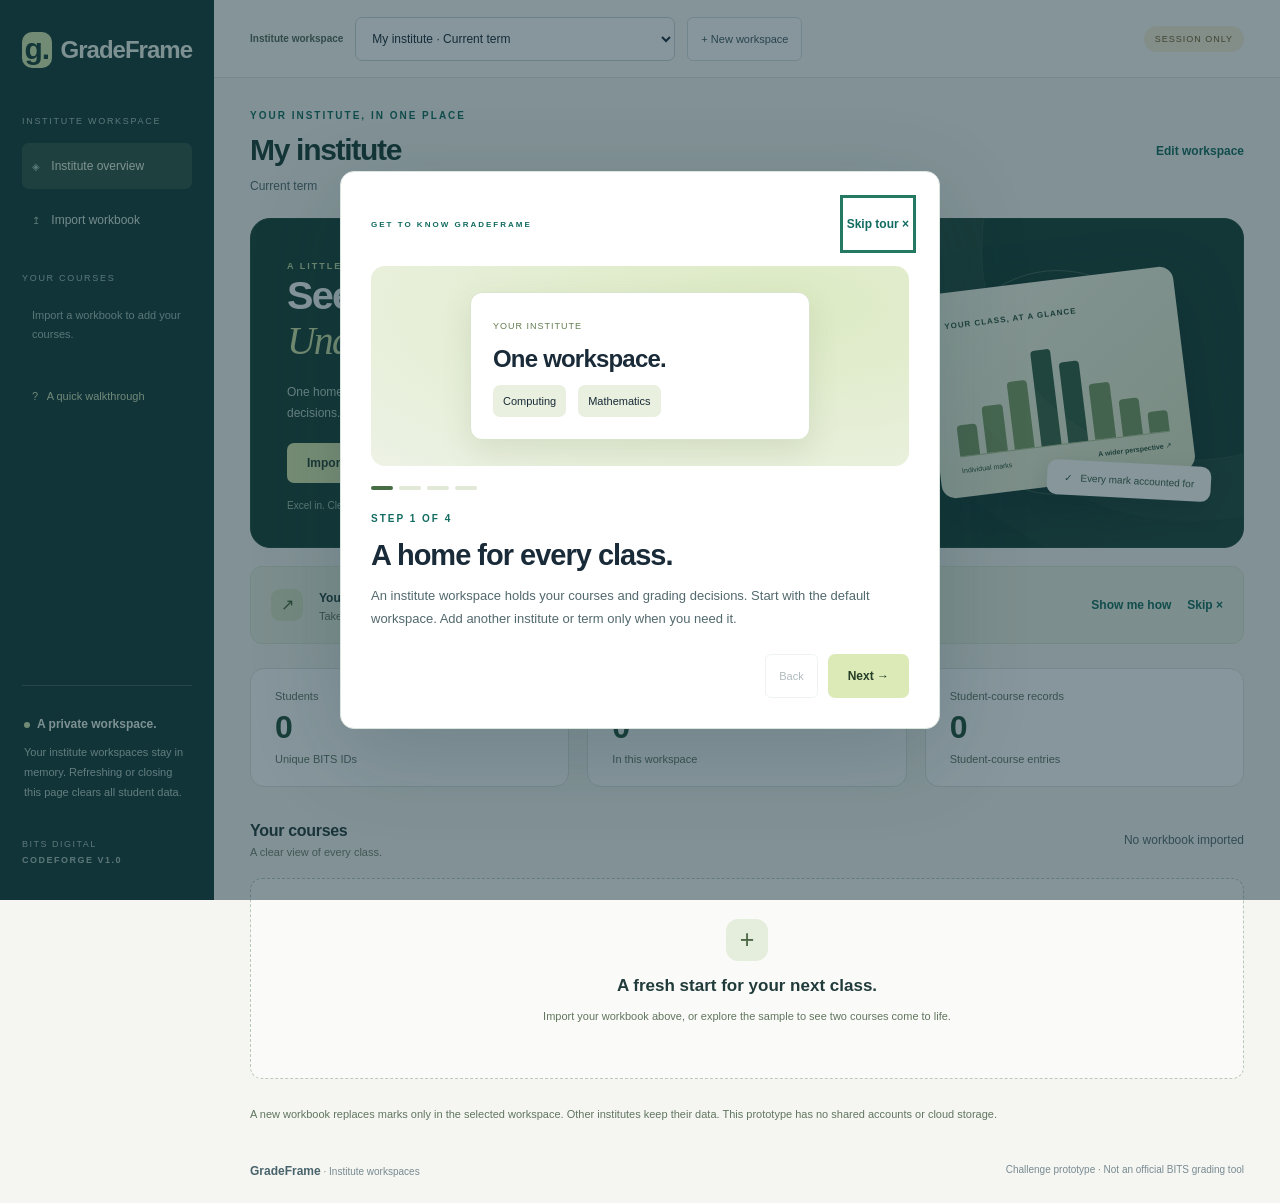
<file: index.html>
<!doctype html>
<html lang="en">
<head>
  <meta charset="utf-8"><meta name="viewport" content="width=device-width,initial-scale=1">
  <meta name="description" content="Review marks, explore grade boundaries, and export verified results. A BITS Digital CodeForge challenge project.">
  <title>GradeFrame · Institute workspaces</title>
  <link rel="stylesheet" href="styles.css"><link rel="stylesheet" href="studio.css?v=2"><link rel="stylesheet" href="motion.css?v=1"><link rel="stylesheet" href="polish.css?v=2">
  <link rel="stylesheet" href="workspaces.css?v=downloads2">
  <script defer src="vendor/xlsx.full.min.js"></script><script defer src="core.js"></script><script defer src="reports.js?v=3"></script><script defer src="workbook.js?v=1"></script><script defer src="app.js?v=downloads2"></script><script defer src="workspaces.js?v=release2"></script><script defer src="experience.js?v=3"></script>
</head>
<body>
<a class="skip" href="#workspace">Skip to workspace</a>
<aside class="rail">
  <a class="brand" href="#workspace"><span class="brand-icon" aria-hidden="true">g.</span>GradeFrame</a>
  <p class="rail-label">INSTITUTE WORKSPACE</p>
  <nav aria-label="Workspace sections"><button data-view="workspace"><span>◈</span> Institute overview</button><button data-view="import"><span>↥</span> Import workbook</button></nav><p class="rail-label course-label">YOUR COURSES</p><div id="railCourses" class="rail-courses"></div><button id="openTour" class="rail-help">? &nbsp; A quick walkthrough</button>
  <div class="rail-note"><span class="secure-dot"></span><strong>A private workspace.</strong><p>Your institute workspaces stay in memory. Refreshing or closing this page clears all student data.</p></div>
  <div class="rail-bottom">BITS DIGITAL<br><b>CODEFORGE V1.0</b></div>
</aside>
<header class="topbar"><label for="workspaceSelect" class="workspace-select-label">Institute workspace</label><select id="workspaceSelect" aria-label="Institute workspace"></select><button id="newWorkspace" class="secondary">+ New workspace</button><span class="experiment-badge">SESSION ONLY</span></header>
<main id="workspace"><p id="flowStatus" class="status" role="status"></p>
  <section class="institute-heading"><div><p class="eyebrow">YOUR INSTITUTE, IN ONE PLACE</p><h1 id="instituteTitle">My institute</h1><p id="instituteTerm" class="muted">Current term</p></div><button id="editWorkspace" class="text-button">Edit workspace</button></section>

<section id="workspaceHub" aria-label="Institute overview">
<section class="workspace-welcome"><div class="welcome-copy"><span class="eyebrow">A LITTLE CLARITY. A BETTER DECISION.</span><h2>See the class.<br><em>Understand every grade.</em></h2><p>One home for your courses, student results, and considered grading decisions.</p><div class="welcome-actions"><button id="hubImport" class="primary">Import your workbook <span aria-hidden="true">↗</span></button><button id="hubDemo" class="hero-secondary">Explore sample data →</button></div><span class="hero-footnote">Excel in. Clear decisions out. All in this session.</span></div><div class="overview-art" aria-hidden="true"><div class="art-orbit"></div><div class="art-sheet"><span>YOUR CLASS, AT A GLANCE</span><div class="art-bars"><i></i><i></i><i></i><i></i><i></i><i></i><i></i><i></i></div><div class="art-sheet-footer"><span>Individual marks</span><b>A wider perspective ↗</b></div></div><div class="art-chip">✓ &nbsp; Every mark accounted for</div></div></section>
<section id="firstSteps" class="first-steps"><div><span class="onboarding-icon">↗</span><div><strong>Your first session, made simple.</strong><p>Take a short tour of importing, reviewing, and exporting.</p></div></div><div><button id="startTour" class="text-button">Show me how</button><button id="dismissSteps" class="text-button" aria-label="Dismiss introduction">Skip ×</button></div></section>
<div class="hub-metrics"><article><span>Students</span><strong id="instituteStudents">0</strong><small>Unique BITS IDs</small></article><article><span>Courses</span><strong id="instituteCourses">0</strong><small>In this workspace</small></article><article><span>Student-course records</span><strong id="instituteRecords">0</strong><small>Student-course entries</small></article></div>
<div class="section-heading"><h2>Your courses<span class="heading-sub">A clear view of every class.</span></h2><span id="workspaceSource" class="muted">No workbook imported</span></div><div id="courseCards" class="course-cards"></div>
<p class="workspace-notice">A new workbook replaces marks only in the selected workspace. Other institutes keep their data. This prototype has no shared accounts or cloud storage.</p></section>
<section id="importView" hidden><button class="text-button" data-view="workspace">← Institute overview</button>  <section id="setup" class="setup card" aria-labelledby="setupTitle">
    <div class="section-heading"><div><span class="step">01</span><h2 id="setupTitle">Import student marks</h2></div><button id="demo" class="text-button">Load sample marks <span aria-hidden="true">↗</span></button></div>
    <p class="import-lede">Import one workbook for this institute. Each course becomes a workspace you can review independently.</p><div class="import-contract"><span><b>01</b> BITS ID</span><span><b>02</b> Course</span><span><b>03</b> Total Marks</span></div><div class="setup-grid">

      <div><label for="file">Marks workbook</label><input id="file" type="file" accept=".xlsx,.xls" aria-describedby="fileHelp"></div>

    </div>
    <div class="setup-footer"><p id="fileHelp">Excel · First worksheet · Whole marks from 0–100 · Up to 5 MB / 10,000 rows</p><button id="template" class="text-button">Download import template (.xlsx) ↓</button></div>
    <details class="guidance"><summary>Spreadsheet format & privacy</summary><p>Use exactly three columns: <strong>BITS ID</strong>, <strong>Course</strong>, <strong>Total Marks</strong>. Keep student IDs as text to preserve leading zeros. Exclude students receiving NC. Fractional marks are rejected; apply your course’s rounding policy before uploading. Formula cells are not accepted.</p><p>Only the first worksheet is read. Files are processed locally and are not stored after you close or refresh this page. A valid replacement workbook resets grading decisions only in this institute workspace.</p></details>
    <p id="uploadStatus" role="status" class="status"></p><div id="uploadErrors" role="alert" class="error-box" hidden></div><button id="downloadIssues" class="secondary" hidden>Download error report</button>
  </section>
<button id="importContinue" class="primary" data-view="students">Continue to students →</button></section><div id="courseStudio" hidden><div class="course-breadcrumb"><button data-view="workspace">← All courses</button><span id="courseInstitute"></span></div><div class="course-context">      <div><label for="course">Course</label><select id="course" disabled><option value="">Upload a workbook to begin</option></select></div></div>
  <nav class="workflow" aria-label="Grading workflow">
    <a href="#setup"><span aria-hidden="true">01</span><div><strong>Import</strong><small>Check your workbook</small></div></a>
    <a href="#boundaries"><span aria-hidden="true">02</span><div><strong>Explore</strong><small>Review grade boundaries</small></div></a>
    <a href="#review"><span aria-hidden="true">03</span><div><strong>Review & export</strong><small>Check every result</small></div></a>
  </nav>
  <aside class="next-step" aria-label="Workspace guidance"><div><strong id="nextTitle">Start with a workbook, or try the sample.</strong><p id="nextHint">Explore with synthetic marks before importing your own. Nothing leaves your browser.</p></div><a id="nextAction" href="#setup">Start here <span aria-hidden="true">↗</span></a></aside>
  <section id="overview" class="workspace-title"><div><p class="eyebrow">CLASS OVERVIEW</p><h2 id="courseTitle">Your grading workspace</h2></div><div class="session-meta"><span id="dataBadge" class="badge">No workbook loaded</span><span id="timer" aria-label="Session elapsed time">00:00</span></div></section>
<nav class="workspace-tabs" aria-label="Course views"><button data-view="students"><span>01</span> Students</button><button data-view="analysis"><span>02</span> Analysis</button><button data-view="decision"><span>03</span> Review &amp; export</button></nav><div class="course-next"><span id="courseStepHint"></span><button id="courseNext" class="text-button"></button></div>  <section class="stats" aria-label="Course statistics">
    <div class="stat card"><span>Students</span><strong id="count">0</strong><small>in this course</small></div>
    <div class="stat card"><span>Mean mark</span><strong id="mean">—</strong><small>out of 100</small></div>
    <div class="stat card"><span>Median mark</span><strong id="median">—</strong><small>middle of the class</small></div>
    <div class="stat card"><span>Mark range</span><strong id="range">—</strong><small><span id="minimum">Min —</span><span class="dot">·</span><span id="maximum">Max —</span></small></div>
  </section>
  <div class="analysis-grid">
    <section class="card distribution"><div class="section-heading"><div><span class="step">02</span><h2>Marks distribution</h2></div><span class="tiny">STUDENT COUNT</span></div><div id="histogram" class="histogram" aria-label="Marks distribution"></div><div class="chart-footer"><span>Marks out of 100</span><span id="spread">Standard deviation —</span></div><div class="distribution-heading"><h3>Grade distribution</h3><span class="muted">Current boundaries</span></div><div id="gradeSummary" class="grade-summary"></div></section>
    <section id="boundaries" class="card boundaries"><div class="section-heading"><div><span class="step">03</span><h2>Grade boundaries</h2></div><button id="reset" class="text-button" disabled>Reset</button></div><p class="muted boundary-help">Change a minimum; the adjacent maximum follows. Every mark must belong to exactly one grade.</p><div class="band-head"><span>Grade</span><span>Minimum</span><span>Maximum</span><span>Students</span></div><div id="bands"></div><p id="rangeError" role="alert" class="range-error"></p><div class="band-footer"><span id="coverage">Upload marks to start</span><button id="undo" class="text-button" disabled>Undo change</button></div></section>
  </div>
  <section id="comparison" class="card comparison" aria-labelledby="comparisonTitle">
    <div class="section-heading"><div><span class="step">04</span><h2 id="comparisonTitle">Compare grading scenarios</h2></div><span class="badge">SCENARIO COMPARISON</span></div>
    <p class="section-description">Save a set of boundaries, then explore another. Your comparison stays within this course and session.</p>
    <div class="scenario-grid">
      <div class="scenario-card"><span class="scenario-kicker">COMPARISON SCENARIO</span><label for="baselineSelect">Compare against</label><select id="baselineSelect"><option value="defaults">Default boundaries</option></select><p id="baselineDescription">The challenge's original grade ranges.</p><button id="applyBaseline" class="text-button" disabled>Apply these boundaries ↗</button></div>
      <div class="scenario-card draft"><span class="scenario-kicker">CURRENT GRADE BOUNDARIES</span><label for="scenarioName">Scenario name</label><div class="save-row"><input id="scenarioName" maxlength="50" placeholder="e.g. Faculty review"><button id="saveScenario" class="secondary" disabled>Save scenario</button></div><p>Save up to five grading scenarios per course. Change the boundaries above to explore a new draft.</p></div>
    </div>
    <p id="scenarioStatus" role="status" class="status"></p>
    <div class="movement-grid" aria-label="Grade movement"><div><span class="move-icon">↑</span><strong id="higherCount">—</strong><span>Higher grade</span></div><div><span class="move-icon">↓</span><strong id="lowerCount">—</strong><span>Lower grade</span></div><div><span class="move-icon">＝</span><strong id="sameCount">—</strong><span>Unchanged</span></div></div>
    <div class="comparison-heading"><h3>Grade distribution comparison</h3><span><i class="legend-dot baseline-dot"></i>Baseline <i class="legend-dot draft-dot"></i>Draft</span></div>
    <div id="comparisonChart" class="comparison-chart" aria-label="Grade counts for baseline and current draft"></div>
    <div class="impact"><div><span class="impact-icon" aria-hidden="true">↗</span><div><h3>Students affected by boundary changes</h3><p id="impactText">Changes to grade boundaries will appear here.</p></div></div><label class="check"><input id="changedOnly" type="checkbox" disabled> Show affected students</label></div>
  </section>
  <section id="review" class="card results"><div class="section-heading"><div><span class="step">05</span><h2>Student results</h2></div><span id="resultCount" class="muted">0 students</span></div><div class="table-controls"><input id="search" type="search" placeholder="Search by BITS ID" aria-label="Search by BITS ID"><select id="gradeFilter" aria-label="Filter by grade"><option value="">All grades</option></select><select id="sort" aria-label="Sort results"><option value="id">BITS ID ↑</option><option value="high">Marks: high to low</option><option value="low">Marks: low to high</option></select></div><div class="boundary-tools"><label class="check"><input id="nearOnly" type="checkbox" disabled> Near a grade boundary</label><label for="tolerance">Distance from boundary</label><select id="tolerance"><option value="1">1 mark</option><option value="2" selected>2 marks</option></select><p id="nearCount">Load a course to review boundary cases.</p><button id="clearFilters" class="text-button">Clear filters</button></div><div class="table-scroll" tabindex="0" aria-label="Student results table; scroll horizontally on small screens"><table><thead><tr><th scope="col">BITS ID</th><th scope="col">Course</th><th scope="col">Total marks</th><th scope="col" id="baselineColumn">Baseline grade</th><th scope="col">Assigned grade</th><th scope="col">Change</th><th scope="col">Nearest grade boundary</th></tr></thead><tbody id="studentRows"></tbody></table></div><div class="pagination"><span id="pageInfo">No results yet</span><div><button id="previous" class="secondary" disabled>Previous</button><button id="next" class="secondary" disabled>Next</button></div></div></section>
  <section id="decisionIdentity" class="card decision-identity"><div><p class="eyebrow">THE FINAL CHECK</p><h2>Instructor details</h2><p>Review your course, record your reasoning, and prepare the results.</p></div>      <div><label for="instructor">Instructor name <span class="muted">Required for export</span></label><input id="instructor" placeholder="Enter your name" autocomplete="name" maxlength="120"></div></section><section class="card decision-notes"><div><h2>Grading decision notes</h2><p>Explain why you chose these boundaries. Notes are included in the grading report.</p></div><label for="decisionNotes">Decision notes <span class="muted">Optional · saved within this session</span></label><textarea id="decisionNotes" maxlength="2000" rows="3" placeholder="What informed your grading decision?"></textarea></section>
  <section class="export-bar"><div><strong id="exportTitle">Download course results</strong><p id="exportHint">Upload marks and enter an instructor name to prepare your export.</p></div><div class="export-actions"><div class="download-choice"><button id="export" class="primary" disabled aria-describedby="resultsDownloadHelp">Review &amp; download results →</button><p id="resultsDownloadHelp">Choose Excel (.xlsx) with column filters, or CSV for data transfer.</p></div><div class="download-choice"><button id="report" class="report-button" disabled aria-describedby="reportDownloadHelp">Download grading report (.html)</button><p id="reportDownloadHelp">Includes grade comparisons and notes. Open in a browser and print or save as PDF.</p></div></div></section><p id="exportStatus" role="status" class="status"></p>
  </div><footer><span><strong>GradeFrame</strong> · Institute workspaces</span><span>Challenge prototype · Not an official BITS grading tool</span></footer>
</main>
<dialog id="exportDialog" aria-labelledby="exportDialogTitle"><h2 id="exportDialogTitle">Review and download results</h2><p id="exportDetails"></p><p>Both formats include every student in this course, regardless of on-screen filters. Choose Excel for spreadsheet review or CSV for importing into another system.</p><div id="exportBands" class="dialog-bands"></div><div class="download-formats"><article><h3>Excel workbook</h3><p id="excelHelp">Filter and sort using the column-header arrows. Includes readable column widths, text student IDs, assigned grades, comparison grades, and a grading-details sheet. Results are saved values.</p><button id="confirmExcel" class="primary" aria-describedby="excelHelp">Download Excel (.xlsx)</button></article><article><h3>CSV file</h3><p id="csvHelp">A simple results table for importing into another system. CSV does not retain spreadsheet filters, styling, or multiple sheets.</p><button id="confirmExport" class="secondary" aria-describedby="csvHelp">Download CSV (.csv)</button></article></div><div class="dialog-actions"><button id="cancelExport" class="secondary">Back to review</button></div></dialog>
<dialog id="workspaceDialog" aria-labelledby="workspaceDialogTitle"><form id="workspaceForm"><p class="eyebrow">INSTITUTE WORKSPACE</p><h2 id="workspaceDialogTitle">Create a workspace</h2><p>Keep an institute's courses and grading decisions together for this session.</p><label for="workspaceName">Institute name</label><input id="workspaceName" required maxlength="80" placeholder="e.g. North Campus Institute"><label for="workspaceTerm">Term or cohort</label><input id="workspaceTerm" maxlength="60" placeholder="e.g. Semester 1 · 2026"><p id="workspaceError" role="alert" class="range-error"></p><div class="dialog-actions"><button id="cancelWorkspace" type="button" class="secondary">Cancel</button><button type="submit" class="primary">Save workspace</button></div></form></dialog>
<dialog id="workspaceTour" aria-labelledby="tourTitle"><div class="tour-top"><span class="eyebrow">GET TO KNOW GRADEFRAME</span><button id="skipTour" class="text-button">Skip tour ×</button></div><div id="tourVisual" class="tour-visual" aria-hidden="true"></div><div id="tourDots" class="tour-dots" aria-hidden="true"></div><p id="tourProgress" class="eyebrow"></p><h2 id="tourTitle"></h2><p id="tourDescription"></p><div class="dialog-actions"><button id="tourBack" class="secondary">Back</button><button id="tourNext" class="primary">Next →</button></div></dialog><noscript>This grading console needs JavaScript enabled.</noscript>
</body></html>
</file>
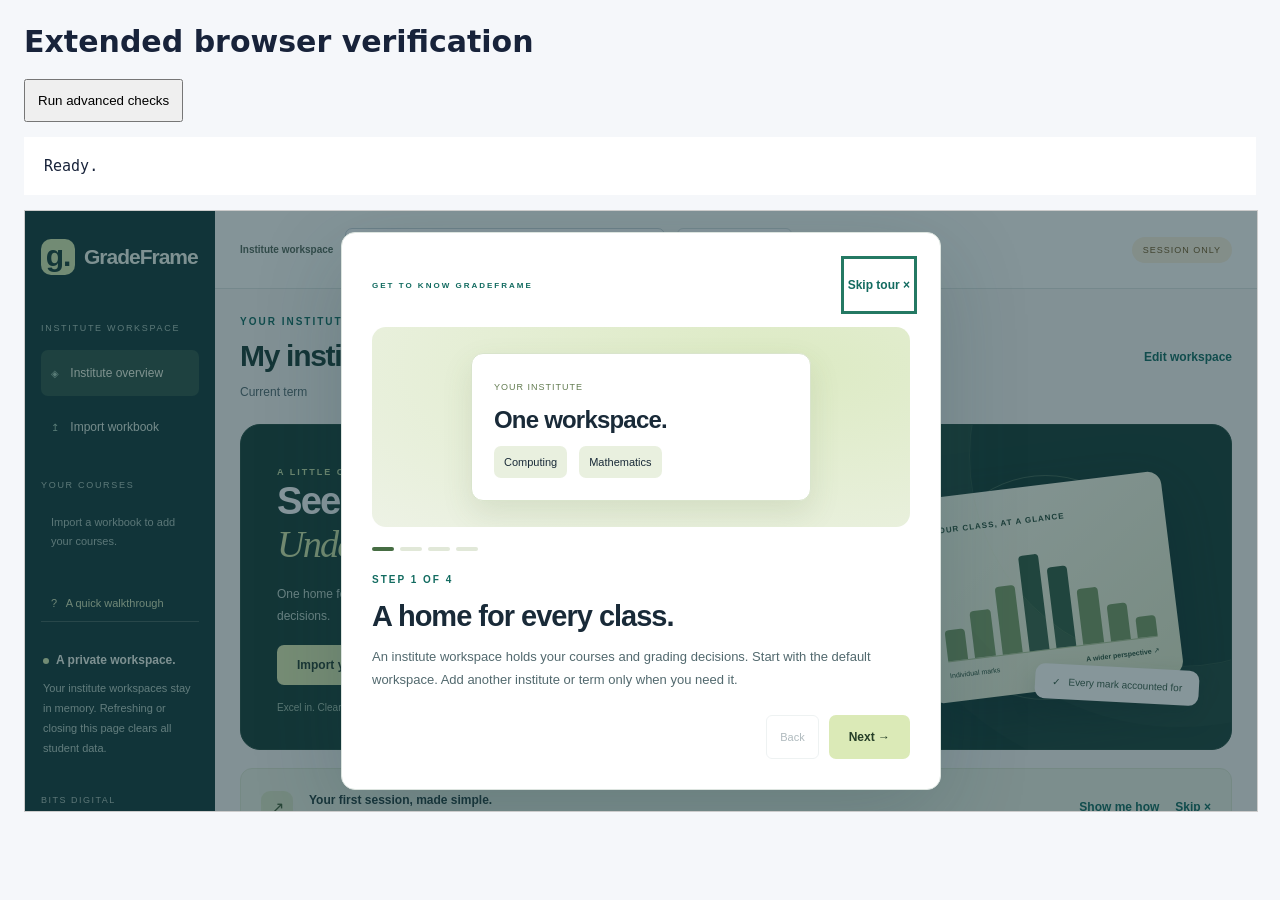
<file: tests/advanced-checks.html>
<!doctype html><html lang="en"><meta charset="utf-8"><title>GradeFrame extended browser checks</title>
<style>body{font:15px system-ui;margin:24px;background:#f5f7fa;color:#18233a}button{padding:12px}pre{white-space:pre-wrap;padding:20px;background:white}iframe{width:100%;height:600px;border:1px solid #ccc}</style>
<h1>Extended browser verification</h1><button id="run">Run advanced checks</button><pre id="results">Ready.</pre><iframe id="app" src="../index.html"></iframe>
<script>
document.querySelector('#run').onclick=async()=>{
 const out=document.querySelector('#results');out.textContent='';let passed=0,failed=0;
 const w=document.querySelector('#app').contentWindow,d=w.document;
 const check=(name,condition)=>{out.textContent+=`${condition?'PASS':'FAIL'} ${name}\n`;condition?passed++:failed++;};
 const change=(id,value)=>{d.getElementById(id).value=value;d.getElementById(id).dispatchEvent(new w.Event('change'));};
 const input=(id,value)=>{d.getElementById(id).value=value;d.getElementById(id).dispatchEvent(new w.Event('input'));};
 const head=['BITS ID','Course','Total Marks'];
 const base=[head,['001','A',0],['002','A',78],['003','A',80],['004','A',82],['005','A',100],['006','B',50]];
 const makeFile=(matrix,name='fixture.xlsx',type='xlsx',modify)=>{const wb=w.XLSX.utils.book_new(),sheet=w.XLSX.utils.aoa_to_sheet(matrix);if(modify)modify(sheet);w.XLSX.utils.book_append_sheet(wb,sheet,'Marks');return new w.File([w.XLSX.write(wb,{type:'array',bookType:type})],name);};
 let originalCreate=w.URL.createObjectURL,originalClick=w.HTMLAnchorElement.prototype.click,lastBlob;
 try{
 await w.importFile(makeFile(base));input('instructor','Tester');
 input('scenarioName','Original plan');d.getElementById('saveScenario').click();
 check('Named snapshot is selected as baseline',d.getElementById('baselineSelect').selectedOptions[0].textContent==='Original plan');
 input('band-0-0','85');check('Live edit compares with immutable saved baseline',d.getElementById('lowerCount').textContent==='2'&&d.getElementById('sameCount').textContent==='3');
 input('scenarioName','Stricter A');d.getElementById('saveScenario').click();check('Second snapshot captured independently',d.getElementById('sameCount').textContent==='5');
 change('baselineSelect','snapshot-1');check('Switching baseline does not overwrite draft',d.getElementById('band-0-0').value==='85'&&d.getElementById('lowerCount').textContent==='2');
 input('decisionNotes','Reviewed assessment coverage.');change('course','B');check('Other course has independent snapshots',d.getElementById('baselineSelect').options.length===1);
 change('course','A');check('Course returns to saved comparison and notes',d.getElementById('baselineSelect').value==='snapshot-1'&&d.getElementById('decisionNotes').value==='Reviewed assessment coverage.');
 d.getElementById('applyBaseline').click();check('Apply baseline restores current boundaries',d.getElementById('band-0-0').value==='80');
 d.getElementById('undo').click();check('Applying baseline can be undone',d.getElementById('band-0-0').value==='85');
 input('band-0-0','');change('course','B');change('course','A');check('Unfinished invalid edit survives course switching and blocks export',d.getElementById('band-0-0').value===''&&d.getElementById('export').disabled);
 d.getElementById('reset').click();d.getElementById('nearOnly').checked=true;change('tolerance','2');check('Boundary review finds both sides of 80',d.getElementById('resultCount').textContent==='3 of 5 students');
 change('tolerance','1');check('Narrowing boundary tolerance updates results',d.getElementById('resultCount').textContent==='1 of 5 students');
 d.getElementById('clearFilters').click();check('Clear filters restores full course',d.getElementById('resultCount').textContent==='5 of 5 students');
 input('scenarioName','Original plan');d.getElementById('saveScenario').click();check('Duplicate snapshot name is rejected',d.getElementById('scenarioStatus').textContent.includes('already used'));
 for(let i=0;i<3;i++){input('scenarioName','Plan '+i);d.getElementById('saveScenario').click();}check('Snapshot limit is enforced',d.getElementById('saveScenario').disabled&&d.getElementById('baselineSelect').options.length===6);
 w.URL.createObjectURL=blob=>{lastBlob=blob;return originalCreate.call(w.URL,blob);};w.HTMLAnchorElement.prototype.click=function(){};
 input('search','001');d.getElementById('report').click();let report=await lastBlob.text();check('Grading report includes notes and full course despite filters',report.includes('Reviewed assessment coverage.')&&report.includes('005')&&report.includes('Scenario comparison'));
 await w.importFile(makeFile([head,['ID','A','bad'],['ID2','A',101]]));check('Invalid upload review displays row numbers and original values',d.getElementById('uploadErrors').textContent.includes('bad')&&d.getElementById('uploadErrors').textContent.includes('101'));
 d.getElementById('downloadIssues').click();check('Error CSV contains both bad records', (await lastBlob.text()).includes('ID2 | A | 101'));
 check('Failed replacement retains valid course and snapshots',d.getElementById('count').textContent==='5'&&d.getElementById('baselineSelect').options.length===6);
 await w.importFile(makeFile(base,'legacy.xls','biff8'));check('Legacy XLS reads correctly',d.getElementById('count').textContent==='5'&&d.getElementById('uploadStatus').textContent.includes('legacy.xls'));
 check('Successful replacement clears previous scenarios',d.getElementById('baselineSelect').options.length===1);
 await w.importFile(makeFile(base,'formula.xlsx','xlsx',sheet=>sheet.C2={t:'n',v:80,f:'40+40'}));check('Formula workbook rejected',d.getElementById('uploadErrors').textContent.includes('Formula cells'));
 await w.importFile(makeFile([['Course','Total Marks','BITS ID'],['A',80,'0007'],['','',''],['A',90,'0008']]));check('Reordered headers and blank row preserve text IDs',d.getElementById('count').textContent==='2'&&d.getElementById('studentRows').textContent.includes('0007'));
 const slow=makeFile([head,['slow','OLD',50]]),fast=makeFile([head,['fast','NEW',90]]),buffer=await slow.arrayBuffer();slow.arrayBuffer=()=>new Promise(resolve=>setTimeout(()=>resolve(buffer),150));
 await Promise.all([w.importFile(slow),w.importFile(fast)]);check('Latest rapid upload wins',d.getElementById('course').value==='NEW'&&d.getElementById('mean').textContent==='90');
 const large=[head,...Array.from({length:10000},(_,i)=>['ID'+i,'Large',i%101])];const start=performance.now();await w.importFile(makeFile(large));
 check('10000-row workbook is fully counted and preview paginated',d.getElementById('count').textContent==='10000'&&d.getElementById('studentRows').rows.length===25);out.textContent+=`INFO large import and render ${Math.round(performance.now()-start)} ms\n`;
 d.getElementById('next').click();check('Large workbook pagination advances',d.getElementById('pageInfo').textContent.startsWith('26–50'));
 input('instructor','Tester');d.getElementById('export').click();d.getElementById('confirmExport').click();check('Large course export contains every record',(await lastBlob.text()).trim().split('\r\n').length===10001);
 await w.importFile(makeFile([...large,['last','Large',1]]));check('10001-row workbook rejected without replacing data',d.getElementById('uploadErrors').textContent.includes('10,000')&&d.getElementById('count').textContent==='10000');
 }catch(e){out.textContent+='HARNESS ERROR '+e.stack+'\n';failed++;}
 finally{w.URL.createObjectURL=originalCreate;w.HTMLAnchorElement.prototype.click=originalClick;}
 out.textContent+=`\nRESULT: ${passed} passed; ${failed} failed.`;
};
</script></html>
</file>
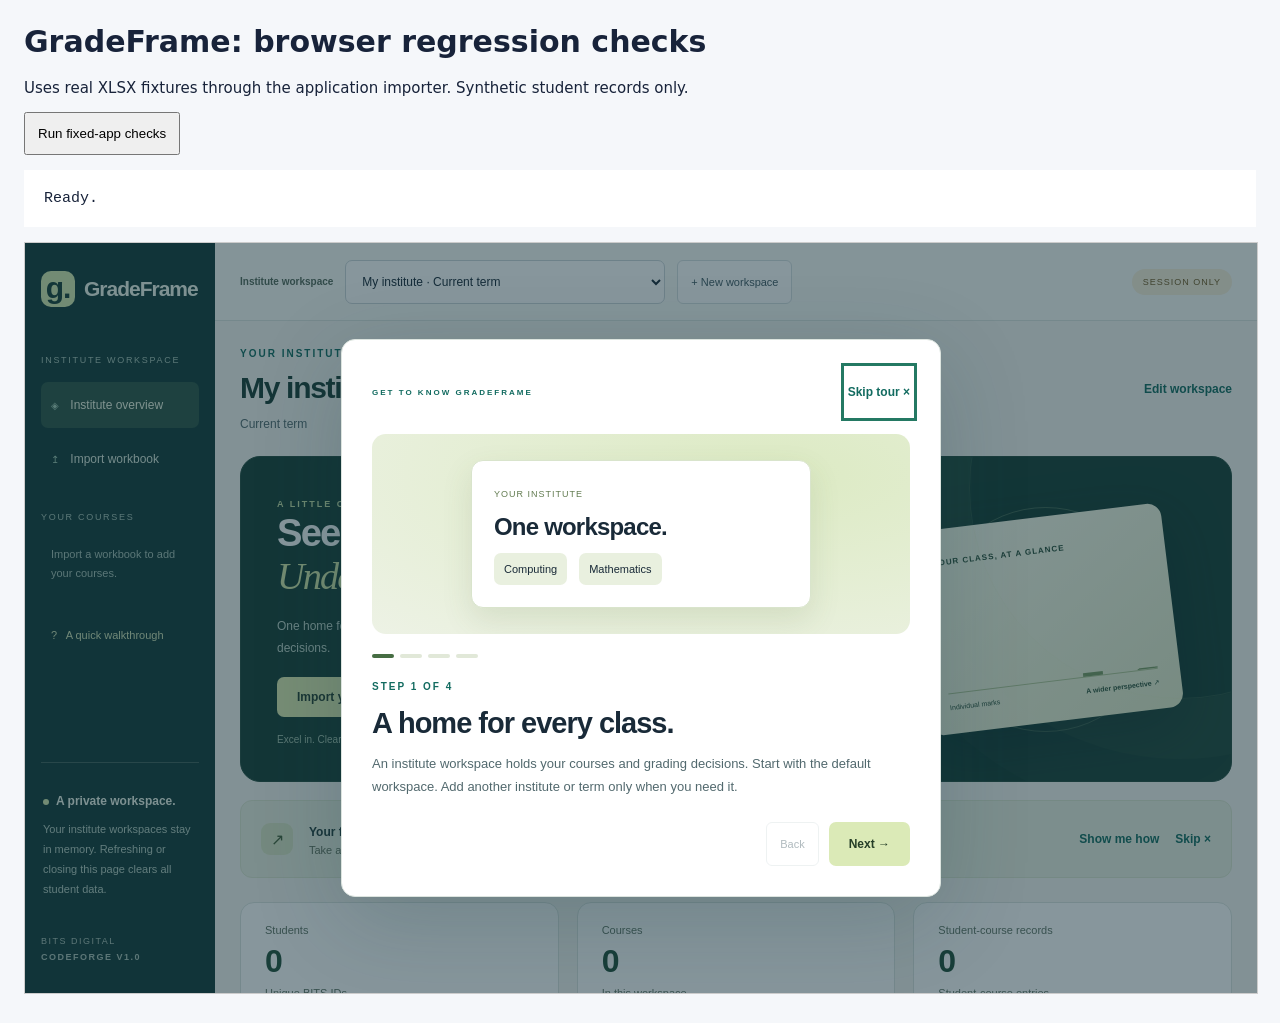
<file: tests/fixed-checks.html>
<!doctype html><html lang="en"><meta charset="utf-8"><title>GradeFrame browser regression checks</title>
<style>body{font:15px system-ui;margin:24px;background:#f5f7fa;color:#18233a}button{padding:12px}pre{white-space:pre-wrap;padding:20px;background:white}iframe{width:100%;height:750px;border:1px solid #ccc}</style>
<h1>GradeFrame: browser regression checks</h1><p>Uses real XLSX fixtures through the application importer. Synthetic student records only.</p><button id="run">Run fixed-app checks</button><pre id="results">Ready.</pre><iframe id="app" src="../index.html"></iframe>
<script>
document.querySelector('#run').onclick=async()=>{
 const out=document.querySelector('#results');out.textContent='';let passed=0,failed=0;
 const w=document.querySelector('#app').contentWindow,d=w.document;
 const check=(name,condition)=>{out.textContent+=`${condition?'PASS':'FAIL'} ${name}\n`;condition?passed++:failed++;};
 const upload=async name=>{const blob=await(await fetch(name+'.xlsx')).blob();await w.importFile(new w.File([blob],name+'.xlsx'));};
 const change=(id,value)=>{d.getElementById(id).value=value;d.getElementById(id).dispatchEvent(new w.Event('change'));};
 try{
 check('Reset disabled before a course is loaded',d.getElementById('reset').disabled);
 check('Empty statistics display a dash',d.getElementById('mean').textContent==='—');
 check('Excel picker accepts required .xlsx',d.getElementById('file').accept.includes('.xlsx'));
 await upload('boundaries');
 check('Unique course list',d.getElementById('course').options.length===1);
 check('Correct min/max/mean/median',d.getElementById('minimum').textContent==='Min 0'&&d.getElementById('maximum').textContent==='Max 100'&&d.getElementById('mean').textContent==='50'&&d.getElementById('median').textContent==='50');
 check('Export blocked without instructor',d.getElementById('export').disabled);
 d.getElementById('instructor').value='Tester';d.getElementById('instructor').dispatchEvent(new w.Event('input'));
 check('Valid export enabled',!d.getElementById('export').disabled);
 check('Coverage endpoints cannot be edited',d.getElementById('band-0-1').disabled&&d.getElementById('band-7-0').disabled);
 change('band-0-0','100');
 check('Single-mark band accepted and adjacent maximum updated',d.getElementById('rangeError').textContent===''&&d.getElementById('band-1-1').value==='99');
 check('Impact preview shows affected student',d.getElementById('impactText').textContent.startsWith('1 of 4'));
 d.getElementById('changedOnly').checked=true;d.getElementById('changedOnly').dispatchEvent(new w.Event('change'));
 check('Affected-student filter',d.getElementById('studentRows').rows.length===1&&d.getElementById('studentRows').textContent.includes('TEST003'));
 d.getElementById('changedOnly').checked=false;d.getElementById('changedOnly').dispatchEvent(new w.Event('change'));
 d.getElementById('undo').click();check('Undo restores previous bands',d.getElementById('band-0-0').value==='80');
 change('band-0-0','60');check('Overlapping or reversed ranges block export',!!d.getElementById('rangeError').textContent&&d.getElementById('export').disabled);
 d.getElementById('reset').click();check('Reset restores valid export',!d.getElementById('export').disabled);
 change('band-0-0','');check('Blank boundary blocks export',d.getElementById('export').disabled);d.getElementById('reset').click();
 d.getElementById('instructor').value='';d.getElementById('instructor').dispatchEvent(new w.Event('input'));check('Clearing instructor disables export again',d.getElementById('export').disabled);
 await upload('invalid');check('Invalid workbook reports issues and keeps previous valid data',!d.getElementById('uploadErrors').hidden&&d.getElementById('count').textContent==='4');
 await upload('replacement');check('Replacement clears old courses and refreshes statistics',d.getElementById('course').options.length===1&&d.getElementById('course').value==='Course B'&&d.getElementById('mean').textContent==='65');
 await upload('identical');check('Identical marks have finite zero deviation',d.getElementById('spread').textContent==='Standard deviation 0');
 await w.importFile(new w.File(['broken'],'broken.xlsx'));check('Corrupt workbook handled',d.getElementById('uploadErrors').textContent.includes('not a supported Excel'));
 await upload('boundaries');
 d.getElementById('instructor').value='Tester';d.getElementById('instructor').dispatchEvent(new w.Event('input'));
 let exportedBlob;const originalCreate=w.URL.createObjectURL;w.URL.createObjectURL=blob=>{exportedBlob=blob;return originalCreate.call(w.URL,blob);};const originalClick=w.HTMLAnchorElement.prototype.click;w.HTMLAnchorElement.prototype.click=function(){};
 d.getElementById('search').value='TEST001';d.getElementById('search').dispatchEvent(new w.Event('input'));
 d.getElementById('export').click();check('Export review includes complete course count',d.getElementById('exportDialog').open&&d.getElementById('exportDetails').textContent.includes('4 students'));
 d.getElementById('confirmExport').click();
 const csv=await exportedBlob.text();check('Filtered preview still exports all four students',csv.includes('TEST001')&&csv.includes('TEST004')&&csv.trim().split('\r\n').length===5);
 w.URL.createObjectURL=originalCreate;w.HTMLAnchorElement.prototype.click=originalClick;
 check('Export completes and closes review',!d.getElementById('exportDialog').open&&d.getElementById('exportStatus').textContent.includes('4 students'));
 }catch(e){out.textContent+='HARNESS ERROR '+e.stack+'\n';failed++;}
 out.textContent+=`\nRESULT: ${passed} passed; ${failed} failed.`;
};
</script></html>
</file>
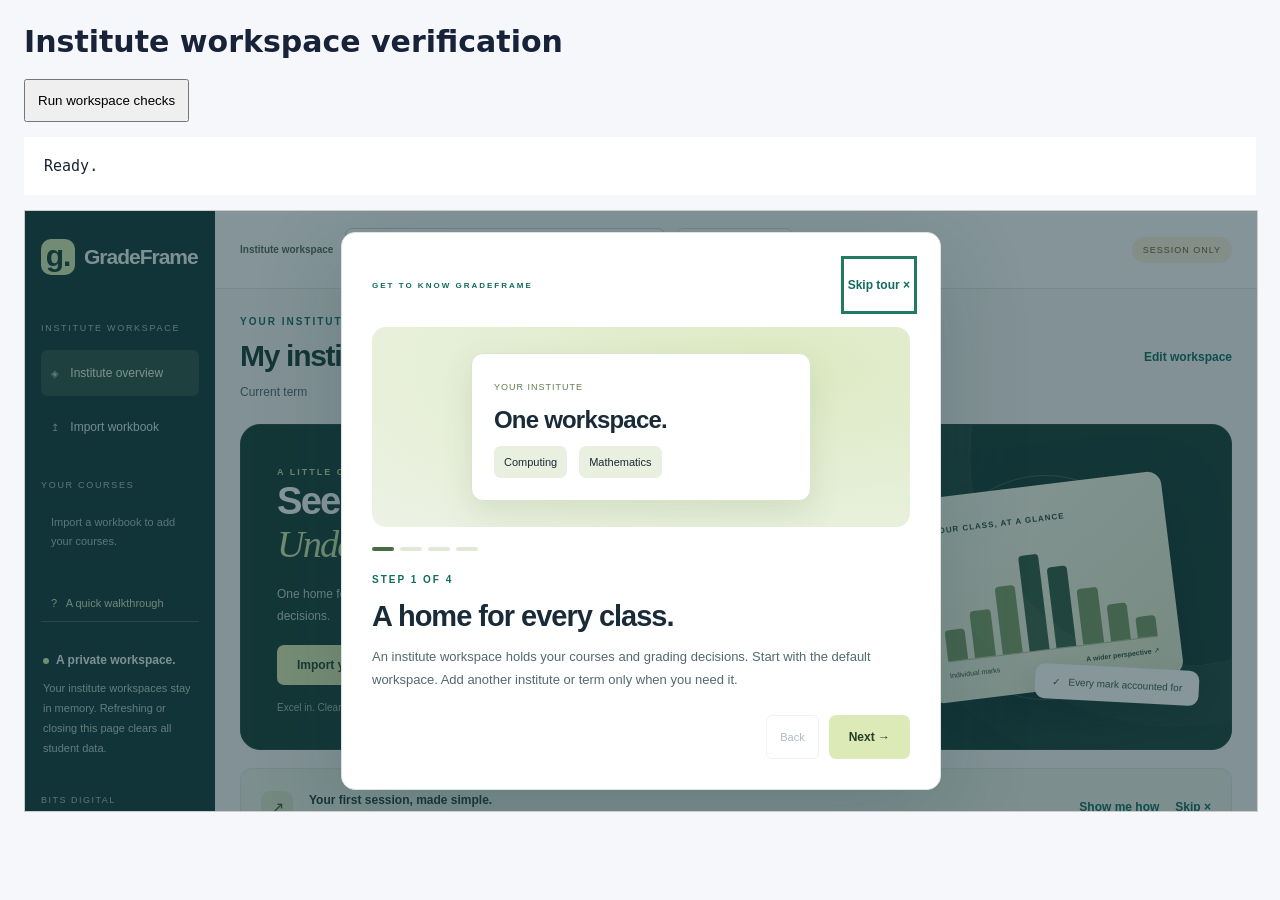
<file: tests/workspace-checks.html>
<!doctype html><html lang="en"><meta charset="utf-8"><title>Institute workspace checks</title>
<style>body{font:15px system-ui;margin:24px;background:#f5f7fa;color:#18233a}button{padding:12px}pre{white-space:pre-wrap;padding:20px;background:white}iframe{width:100%;height:600px;border:1px solid #ccc}</style>
<h1>Institute workspace verification</h1><button id="run">Run workspace checks</button><pre id="results">Ready.</pre><iframe id="app" src="../index.html"></iframe>
<script>
document.querySelector('#run').onclick=async()=>{
 const out=document.querySelector('#results');out.textContent='';let passed=0,failed=0;
 const frame=document.querySelector('#app'),w=frame.contentWindow,d=w.document,$=id=>d.getElementById(id);
 const check=(name,condition)=>{out.textContent+=`${condition?'PASS':'FAIL'} ${name}\n`;condition?passed++:failed++;};
 const input=(id,value)=>{$(id).value=value;$(id).dispatchEvent(new w.Event('input'));};
 const change=(id,value)=>{$(id).value=value;$(id).dispatchEvent(new w.Event('change'));};
 const workspace=(name,term,edit=false)=>{$(edit?'editWorkspace':'newWorkspace').click();input('workspaceName',name);input('workspaceTerm',term);$('workspaceForm').requestSubmit();};
 const head=['BITS ID','Course','Total Marks'];
 const file=matrix=>{const wb=w.XLSX.utils.book_new();w.XLSX.utils.book_append_sheet(wb,w.XLSX.utils.aoa_to_sheet(matrix),'Marks');return new w.File([w.XLSX.write(wb,{type:'array',bookType:'xlsx'})],'fixture.xlsx');};
 let originalCreate=w.URL.createObjectURL,originalClick=w.HTMLAnchorElement.prototype.click,lastBlob,lastName;
 try {
 check('Initial workspace starts empty', $('instituteRecords').textContent==='0'&&!$('workspaceHub').hidden&&$('courseStudio').hidden);
 $('hubImport').click();check('Import has its own focused view',!$('importView').hidden&&$('courseStudio').hidden&&$('workspaceHub').hidden);
 d.querySelector('#importView [data-view="workspace"]').click();
 $('startTour').click();check('Walkthrough opens at first step',$('workspaceTour').open&&$('tourBack').disabled);
 $('tourNext').click();$('tourBack').click();check('Walkthrough supports next and back',$('tourProgress').textContent==='STEP 1 OF 4');
 for(let i=0;i<4;i++)$('tourNext').click();check('Completing walkthrough dismisses session introduction',!$('workspaceTour').open&&$('firstSteps').hidden);
 $('mobileTour').click();$('skipTour').click();check('Guide can reopen and be skipped',!$('workspaceTour').open);
 workspace('North Campus','Term 1',true);check('Institute can be renamed', $('instituteTitle').textContent==='North Campus');
 await w.importFile(file(w.sampleMatrix()));
 check('Successful import automatically opens students',d.body.dataset.view==='students'&&$('flowStatus').textContent.includes('66 records imported'));
 check('Overview counts unique IDs separately from course records',$('instituteStudents').textContent==='50'&&$('instituteCourses').textContent==='2'&&$('instituteRecords').textContent==='66');
 $('courseCards').querySelector('button').click();
 check('Course card opens its student list',d.body.dataset.view==='students'&&$('count').textContent==='50');
 d.querySelector('.workspace-tabs [data-view="analysis"]').click();
 check('Analysis navigation keeps selected course',d.body.dataset.view==='analysis'&&$('course').value==='Foundations of Computing');
 $('courseNext').click();check('Next step opens review and export',d.body.dataset.view==='decision'&&w.getComputedStyle($('decisionIdentity')).display!=='none'&&w.getComputedStyle($('review')).display==='none');
 $('courseNext').click();check('Review returns to student list',d.body.dataset.view==='students'&&w.getComputedStyle($('review')).display!=='none');
 check('Course sidebar is populated',$('railCourses').querySelectorAll('button').length===2);
 change('course','Mathematics I');check('Changing courses starts at student review',d.body.dataset.view==='students'&&$('course').value==='Mathematics I');change('course','Foundations of Computing');
 input('band-0-0','');d.querySelector('.workspace-tabs [data-view="decision"]').click();check('Invalid boundaries route back to analysis',d.body.dataset.view==='analysis'&&$('flowStatus').textContent.includes('boundaries'));$('reset').click();
 input('instructor','North Instructor');input('band-0-0','85');input('decisionNotes','North decision');input('scenarioName','North review');$('saveScenario').click();input('search','DEMO001');
 workspace('South Campus','Term 1');
 check('New institute starts without marks, notes or snapshots',$('instituteRecords').textContent==='0'&&$('instructor').value===''&&$('decisionNotes').value===''&&$('baselineSelect').options.length===1);
 await w.importFile(file([head,['S001','Foundations of Computing',65]]));input('instructor','South Instructor');input('band-0-0','90');input('decisionNotes','South decision');
 change('workspaceSelect','workspace-1');
 check('Switch restores first institute and original workbook',$('instituteRecords').textContent==='66'&&$('instructor').value==='North Instructor');
 check('Boundaries, snapshots, notes and filters survive switching',$('band-0-0').value==='85'&&$('baselineSelect').options.length===2&&$('decisionNotes').value==='North decision'&&$('search').value==='DEMO001');
 $('undo').click();check('Undo history belongs to its institute',$('band-0-0').value==='80');
 change('workspaceSelect','workspace-2');check('Identical course names have independent grades and notes',$('band-0-0').value==='90'&&$('decisionNotes').value==='South decision'&&$('count').textContent==='1');
 await w.importFile(file([head,['bad','Bad',101]]));
 check('Failed import stays on error review',d.body.dataset.view==='import'&&!$('uploadErrors').hidden);
 check('Invalid replacement retains selected institute data',$('course').value==='Foundations of Computing'&&!$('uploadErrors').hidden);
 change('workspaceSelect','workspace-1');check('Upload errors do not leak to other institutes',$('uploadErrors').hidden);
 change('workspaceSelect','workspace-2');check('Upload errors restore with their institute',!$('uploadErrors').hidden&&$('uploadErrors').textContent.includes('101'));
 w.URL.createObjectURL=blob=>{lastBlob=blob;return originalCreate.call(w.URL,blob);};w.HTMLAnchorElement.prototype.click=function(){lastName=this.download;};
 $('downloadIssues').click();check('Error export retains the original invalid row',(await lastBlob.text()).includes('bad | Bad | 101'));
 await w.importFile(file([head,['S002','Physics',73]]));
 check('Valid replacement resets only selected workspace',$('course').value==='Physics'&&$('decisionNotes').value===''&&$('band-0-0').value==='80');
 $('report').click();check('Report includes institute context',(await lastBlob.text()).includes('South Campus')&&lastName.startsWith('South-Campus'));
 $('export').click();$('confirmExport').click();const csv=await lastBlob.text();check('CSV contains only selected institute and course',csv.includes('S002')&&!csv.includes('DEMO')&&lastName.startsWith('South-Campus'));
 $('export').click();$('confirmExcel').click();
 const exported=w.XLSX.read(await lastBlob.arrayBuffer(),{type:'array',cellStyles:true});
 check('Excel contains results and grading-details sheets',exported.SheetNames.join('|')==='Student results|Grading details');
 const results=exported.Sheets['Student results'];
 check('Excel exports the complete selected course',results.A2.v==='S002'&&results.C2.v===73&&results.D2.v==='A-'&&results['!ref']==='A1:G2');
 check('Excel retains header filters and readable column widths',results['!autofilter'].ref==='A1:G2'&&results['!cols'][0].width>20);
 check('Excel details identify the correct institute',exported.Sheets['Grading details'].B2.v.includes('South Campus'));
 const safe=w.buildResultsWorkbook({rows:[{id:'0007',course:'Test',mark:0},{id:'=1+1',course:'Test',mark:100}],ranges:w.Grading.defaults(),baseline:w.Grading.defaults(),instructor:'=Tester',workspace:'Test',course:'Test',source:'fixture.xlsx',notes:'Checked',baselineName:'Default'});
 const safeRead=w.XLSX.read(w.XLSX.write(safe,{type:'array',bookType:'xlsx'}),{type:'array'}).Sheets['Student results'];
 check('Excel preserves text IDs and stores formula-like text literally',safeRead.A2.v==='0007'&&safeRead.A2.t==='s'&&safeRead.A3.v==='=1+1'&&!safeRead.A3.f&&!safeRead.G2.f);
 change('workspaceSelect','workspace-1');check('Other institute survives replacement unchanged',$('instituteRecords').textContent==='66'&&$('decisionNotes').value==='North decision');
 workspace('north campus','term 1');check('Duplicate institute and term rejected',$('workspaceDialog').open&&$('workspaceError').textContent.includes('already'));$('cancelWorkspace').click();
 workspace('North Campus','Term 2');check('Same institute can have a separate term',$('workspaceSelect').options.length===3&&$('instituteRecords').textContent==='0');
 const slow=file([head,['LATE','Delayed',55]]),buffer=await slow.arrayBuffer();let resolveImport;slow.arrayBuffer=()=>new Promise(resolve=>resolveImport=resolve);
 const pending=w.importFile(slow);change('workspaceSelect','workspace-1');resolveImport(buffer);await pending;
 check('Pending import cannot overwrite a different workspace',$('instituteRecords').textContent==='66'&&$('course').value==='Foundations of Computing');
 change('workspaceSelect','workspace-3');check('Interrupted import stays cancelled in its original workspace',$('instituteRecords').textContent==='0'&&$('uploadStatus').textContent.includes('cancelled'));
 w.URL.createObjectURL=originalCreate;w.HTMLAnchorElement.prototype.click=originalClick;
 await new Promise(resolve=>{frame.onload=resolve;frame.src='../index.html?session-reset-test';});
 check('Reload clears all institutes and student data',frame.contentDocument.getElementById('workspaceSelect').options.length===1&&frame.contentDocument.getElementById('instituteRecords').textContent==='0');
 }catch(error){out.textContent+='HARNESS ERROR '+error.stack+'\n';failed++;}
 finally{w.URL.createObjectURL=originalCreate;w.HTMLAnchorElement.prototype.click=originalClick;}
 out.textContent+=`\nRESULT: ${passed} passed; ${failed} failed.`;
};
</script></html>
</file>
<file: styles.css>
:root{font-family:Inter,"Segoe UI",Arial,sans-serif;color:#192a38;background:#f5f7f8;font-synthesis:none;--teal:#007d72;--muted:#63757e;--line:#e0e7e9}*{box-sizing:border-box}body{margin:0}button,input,select{font:inherit}button,a,input,select,summary{touch-action:manipulation}button{cursor:pointer}button:disabled{opacity:.42;cursor:not-allowed}button{border:0;background:none}a{color:inherit}input,select{width:100%;min-height:44px;border:1px solid #ccd6da;border-radius:7px;padding:10px 12px;background:#fff;color:#192a38}input[type=file]{padding:8px;font-size:13px}input::file-selector-button{border:0;border-radius:4px;padding:5px 9px;background:#eaf1f2;color:#214650;margin-right:8px;cursor:pointer}input:focus,select:focus,button:focus-visible,a:focus-visible,summary:focus-visible{outline:3px solid #85cfc3;outline-offset:3px}input[type=checkbox]{width:16px;min-height:16px;accent-color:var(--teal)}.topbar{height:80px;background:#fff;border-bottom:1px solid var(--line);display:flex;align-items:center;justify-content:space-between;padding:0 5vw;gap:20px}.brand{font-size:24px;font-weight:750;letter-spacing:-1px;display:flex;align-items:center;gap:12px;text-decoration:none}.brand-icon{background:#173d40;color:#fff;border-radius:10px;width:38px;height:38px;text-align:center;line-height:34px;font-size:30px}.brand-divider{font-weight:300;color:#c1cccf;margin:0 9px}.brand-sub{font-size:13px;color:var(--muted);font-weight:500;letter-spacing:0}.challenge{font-size:10px;letter-spacing:1.4px;color:#697c82}.challenge b{background:#edf2f3;padding:5px 7px;border-radius:4px;margin-left:7px}main{max-width:1320px;margin:auto;padding:44px 36px 20px}.intro{display:flex;align-items:center;justify-content:space-between;gap:20px;margin-bottom:32px}.eyebrow{color:var(--teal);font-size:10px;letter-spacing:2px;font-weight:750;margin:0 0 12px}h1{font-size:clamp(28px,3vw,40px);font-weight:650;letter-spacing:-1.4px;line-height:1.2;margin:0 0 12px}.lede{font-size:14px;color:var(--muted);margin:0;line-height:1.6}.privacy{font-size:11px;color:#48716a;white-space:nowrap}.privacy span{color:#189782;margin-right:6px}.card{background:white;border:1px solid var(--line);border-radius:12px;box-shadow:0 2px 3px #20344203}.setup{padding:22px 24px}.section-heading{display:flex;align-items:center;justify-content:space-between;gap:12px;margin-bottom:20px}.section-heading>div{display:flex;align-items:center;gap:10px}h2{font-size:16px;letter-spacing:-.3px;font-weight:650;margin:0}h3{font-size:13px;margin:0}.step{font-size:10px;background:#eff4f4;color:#53716e;border-radius:5px;padding:5px 6px;font-weight:700}.text-button{color:var(--teal);font-size:12px;font-weight:650;padding:8px 0;white-space:nowrap}.setup-grid{display:grid;grid-template-columns:1fr 1.25fr 1fr;gap:22px}label{display:block;font-size:12px;font-weight:600;margin-bottom:8px}label .muted{font-size:10px;font-weight:400;margin-left:5px}.muted{color:var(--muted);font-size:12px}.setup-footer{display:flex;align-items:center;justify-content:space-between;gap:15px}.setup-footer p{font-size:11px;color:var(--muted);line-height:1.6}.guidance{font-size:12px;color:var(--muted);line-height:1.7}.guidance summary{cursor:pointer;width:fit-content}.guidance p{max-width:900px}.status{font-size:12px;color:#00695d;line-height:1.7;margin:8px 0 0}.status:empty{display:none}.error-box{padding:14px;background:#fff2ef;color:#a13925;font-size:12px;border-radius:7px;margin-top:12px}.error-box ul{padding-left:20px;line-height:1.7}.workspace-title{display:flex;align-items:center;justify-content:space-between;margin:34px 0 20px;gap:15px}.workspace-title h2{font-size:22px}.workspace-title .eyebrow{margin-bottom:6px}.session-meta{display:flex;align-items:center;gap:14px;font-size:12px;color:var(--muted)}.badge{padding:6px 10px;border-radius:5px;background:#e8eeef;color:#53686f;font-size:10px;font-weight:600}.stats{display:grid;grid-template-columns:repeat(4,1fr);gap:16px;margin-bottom:22px}.stat{padding:20px 23px}.stat>span{display:block;font-size:12px;color:var(--muted)}.stat strong{display:block;font-weight:600;font-size:32px;letter-spacing:-1px;margin:9px 0}.stat small{font-size:10px;color:#75858b}.dot{margin:0 7px}.analysis-grid{display:grid;grid-template-columns:1.25fr 1fr;gap:22px}.distribution,.boundaries{padding:23px}.tiny{font-size:9px;letter-spacing:1px;color:#6a7d85}.histogram{height:205px;display:flex;gap:9px;align-items:stretch;padding:8px 0 0;background:repeating-linear-gradient(to top,transparent,transparent 45px,#edf1f2 46px,#edf1f2 47px);border-bottom:1px solid var(--line)}.hist-column{flex:1;display:flex;flex-direction:column;justify-content:flex-end;align-items:center;min-width:0;gap:6px}.hist-column .bar{width:80%;border-radius:4px 4px 0 0;background:#76b5ad;min-height:2px}.hist-column:nth-last-child(-n+3) .bar{background:#147f76}.hist-column b{font-size:10px;font-weight:500;color:#4d6b72}.hist-column small{font-size:9px;white-space:nowrap;background:#fff;width:100%;text-align:center;padding:5px 0}.chart-footer{display:flex;justify-content:space-between;margin-top:13px;color:var(--muted);font-size:10px;gap:8px}.distribution-heading{display:flex;justify-content:space-between;margin:26px 0 14px}.grade-summary{display:grid;grid-template-columns:repeat(8,1fr);gap:5px}.summary-cell{background:#f4f7f7;text-align:center;border-radius:6px;padding:10px 2px}.summary-cell span{font-size:10px;color:var(--muted)}.summary-cell strong{display:block;font-size:16px;font-weight:600;margin-top:4px}.boundary-help{font-size:11px;line-height:1.6;margin-top:-6px}.band-head,.band{display:grid;grid-template-columns:.65fr 1fr 1fr .8fr;gap:10px;align-items:center}.band-head{color:var(--muted);font-size:9px;text-transform:uppercase;letter-spacing:.6px;padding:8px 0}.band{padding:5px 0;border-top:1px solid #f0f3f4}.band strong{font-size:12px}.band input{min-height:31px;height:31px;font-size:12px;padding:5px 8px}.band output{font-size:12px;text-align:center}.band input:disabled{background:#f5f7f8;color:#879297}.band-footer{display:flex;align-items:center;justify-content:space-between;font-size:10px;color:var(--teal);border-top:1px solid var(--line);margin-top:7px;padding-top:6px}.range-error{font-size:11px;line-height:1.5;color:#a43724;margin:8px 0}.range-error:empty{display:none}.impact{display:flex;align-items:center;justify-content:space-between;gap:15px;padding:18px 23px;margin:22px 0;background:#eef6f4;border-color:#d8e9e4}.impact>div{display:flex;align-items:center;gap:14px}.impact-icon{color:var(--teal);font-size:23px;background:#dcefe9;padding:7px 11px;border-radius:8px}.impact p{font-size:11px;line-height:1.6;color:#597770;margin:5px 0 0}.check{display:flex;align-items:center;gap:7px;font-size:11px;white-space:nowrap;margin:0}.results{padding:23px}.table-controls{display:flex;gap:10px;margin:0 0 20px}.table-controls input{max-width:330px}.table-controls select{width:180px}.table-controls input,.table-controls select{font-size:12px;min-height:38px}.table-scroll{overflow:auto}table{border-collapse:collapse;width:100%;text-align:left;font-size:12px;white-space:nowrap}th{font-size:10px;font-weight:600;color:var(--muted);background:#f7f9f9;padding:13px 12px;border-block:1px solid var(--line)}td{padding:14px 12px;border-bottom:1px solid #edf1f2}td:first-child{font-weight:600;letter-spacing:.3px}.grade-pill{display:inline-block;padding:4px 10px;border-radius:5px;background:#e8f2ef;color:#167266;font-size:11px;font-weight:650}.changed{color:#9b6710;font-size:11px}.empty{text-align:center;padding:44px 15px;color:var(--muted);font-weight:400!important;white-space:normal;line-height:1.7}.pagination{display:flex;justify-content:space-between;align-items:center;margin-top:17px;font-size:11px;color:var(--muted)}.secondary{padding:9px 13px;border:1px solid #d6dfe1;background:white;border-radius:6px;font-size:11px;color:#435c65}.pagination button+button{margin-left:6px}.export-bar{margin-top:24px;padding:23px;background:#173b3e;border-radius:11px;color:#fff;display:flex;justify-content:space-between;align-items:center;gap:16px}.export-bar strong{font-size:14px;font-weight:600}.export-bar p{font-size:11px;color:#b4ceca;margin:7px 0 0;line-height:1.6}.primary{background:#d9f1a1;color:#233c30;border-radius:7px;padding:13px 20px;font-size:12px;font-weight:700;white-space:nowrap}.primary span{margin-left:20px}.export-bar .primary:disabled{background:#a6b6ad;color:#344c41;opacity:.6}footer{display:flex;justify-content:space-between;gap:15px;padding:27px 0 5px;font-size:10px;color:#788a91;line-height:1.5}footer strong{color:#48636b;font-size:12px}dialog{border:1px solid var(--line);border-radius:14px;max-width:520px;width:calc(100% - 32px);padding:30px;color:#192a38}dialog::backdrop{background:#102e3a80}dialog p{font-size:13px;line-height:1.7;color:var(--muted)}.dialog-actions{display:flex;justify-content:flex-end;gap:10px;margin-top:24px}.dialog-bands{font-size:12px;line-height:1.8;background:#f2f6f5;padding:12px;border-radius:7px}.skip{position:absolute;left:15px;top:-70px;background:#fff;padding:15px;z-index:5}.skip:focus{top:10px}[hidden]{display:none!important}@media(max-width:1000px){main{padding:30px 22px}.analysis-grid{grid-template-columns:1fr}.setup-grid{gap:12px}.privacy{display:none}.challenge{display:none}.histogram{height:230px}}@media(max-width:640px){.topbar{height:64px;padding:0 20px}.brand-sub,.brand-divider{display:none}main{padding:26px 14px}h1{font-size:30px}.intro{margin-bottom:22px}.setup,.distribution,.boundaries,.results{padding:18px}.setup-grid{grid-template-columns:1fr;gap:16px}.setup-footer{align-items:flex-start;flex-direction:column;gap:0}.stats{grid-template-columns:1fr 1fr;gap:10px}.stat{padding:16px}.stat strong{font-size:28px}.workspace-title{align-items:flex-start}.session-meta{flex-direction:column;align-items:flex-end;gap:7px}.workspace-title h2{font-size:19px}.tiny{display:none}.impact{align-items:flex-start;flex-direction:column;padding:18px}.table-controls{flex-wrap:wrap}.table-controls input{max-width:none}.table-controls select{width:calc(50% - 5px)}.export-bar{align-items:stretch;flex-direction:column}.export-bar .primary{width:100%}.grade-summary{gap:3px}.histogram{gap:4px}.hist-column small{font-size:8px}.section-heading h2{font-size:14px}footer{flex-direction:column;gap:6px}.check{white-space:normal}.pagination{gap:8px}.chart-footer{font-size:9px}}@media(prefers-reduced-motion:reduce){*{scroll-behavior:auto!important}}@media print{.topbar,.setup,.table-controls,.export-bar,button,footer{display:none}main{padding:0}.card{break-inside:avoid;box-shadow:none}.analysis-grid{grid-template-columns:1fr 1fr}}
</file>
<file: studio.css>
:root {
  --teal: #126b60;
  --muted: #52696e;
  --line: #dce4df;
  background: #f3f4ef;
  color: #203b3a;
}
html { scroll-behavior: smooth; scroll-padding-top: 95px; }
.rail {
  position: fixed;
  inset: 0 auto 0 0;
  width: 214px;
  padding: 32px 22px;
  display: flex;
  flex-direction: column;
  background: #133b38;
  color: #edf5eb;
  z-index: 10;
}
.rail .brand { font-size: 24px; gap: 9px; }
.rail .brand-icon { background: #d5eab0; color: #173f37; width: 34px; height: 36px; }
.rail-label { font-size: 9px; letter-spacing: 1.7px; color: #a8c4b8; margin: 48px 0 17px; }
.rail nav { display: grid; gap: 8px; }
.rail nav a { text-decoration: none; display: flex; align-items: center; gap: 11px; padding: 13px 8px; border-radius: 6px; color: #dde9e2; font-size: 12px; }
.rail nav a:hover, .rail nav a:focus-visible { background: #244b45; color: white; }
.rail nav span { font-size: 10px; color: #a3cbb6; }
.rail-note { margin-top: auto; padding: 22px 2px; border-top: 1px solid #40615a; }
.rail-note strong { font-size: 12px; font-weight: 550; }
.rail-note p { font-size: 11px; line-height: 1.8; color: #b6cdc2; }
.secure-dot { display: inline-block; width: 6px; height: 6px; border-radius: 50%; background: #d5eab0; margin-right: 7px; }
.rail-bottom { font-size: 9px; letter-spacing: 1.5px; line-height: 1.8; color: #a9c0b6; }
.topbar { margin-left: 214px; padding: 0 36px; height: 68px; background: #fafbf8; }
.breadcrumb { display: flex; align-items: center; gap: 15px; font-size: 12px; color: #687970; }
.breadcrumb strong { color: #234438; font-weight: 600; }
.breadcrumb span { color: #bcc6bd; }
.help-link { color: #355e4f; font-size: 11px; text-decoration: none; }
main { margin-left: 214px; max-width: none; padding: 30px 36px 18px; }
.intro { border-radius: 14px; background: #e5eadb; padding: 34px 38px; overflow: hidden; position: relative; min-height: 234px; margin-bottom: 26px; }
.intro .eyebrow { letter-spacing: 2px; font-size: 9px; color: #4d6453; }
h1 { color: #193d34; font-size: clamp(30px,3.2vw,48px); line-height: 1.13; font-weight: 550; letter-spacing: -1.9px; }
h1 em { font-family: Georgia,serif; font-weight: 400; letter-spacing: -1.7px; }
.intro .lede { color: #526656; font-size: 12px; margin-top: 17px; line-height: 1.7; }
.hero-art { width: 260px; flex-shrink: 0; padding: 5px 8px; transform: rotate(-4deg); }
.hero-annotation { font-size: 8px; letter-spacing: 1.6px; text-align: right; color: #536d5b; margin-bottom: 20px; }
.hero-bars { height: 135px; display: flex; gap: 8px; align-items: flex-end; border-bottom: 1px solid #b3c7ad; }
.hero-bars i { flex: 1; background: #b0c59b; border-radius: 14px 14px 0 0; height: 25%; }
.hero-bars i:nth-child(2), .hero-bars i:nth-child(8) { height: 45%; }
.hero-bars i:nth-child(3), .hero-bars i:nth-child(7) { height: 70%; }
.hero-bars i:nth-child(4), .hero-bars i:nth-child(6) { height: 90%; background: #759e80; }
.hero-bars i:nth-child(5) { height: 100%; background: #255b46; }
.hero-axis { display: flex; justify-content: space-between; font-size: 8px; margin-top: 9px; color: #496248; }
.card { border-radius: 11px; box-shadow: none; }
.setup { padding: 23px 26px; }
.step { background: #edf1e7; color: #4d6956; }
.stats { gap: 0; border: 1px solid var(--line); border-radius: 10px; background: white; overflow: hidden; }
.stat { border: none; border-radius: 0; border-right: 1px solid var(--line); padding: 23px 26px; }
.stat:last-child { border-right: none; }
.stat strong { font-size: 35px; color: #254d3f; font-weight: 550; }
.stat>span { font-size: 11px; }
.stat small { color: #576b62; }
.analysis-grid { grid-template-columns: minmax(0,1.2fr) minmax(360px,1fr); gap: 20px; }
.distribution,.boundaries { min-width: 0; padding: 24px; }
.histogram { height: 216px; padding-top: 12px; }
.hist-column .bar { background: #9fbea3; border-radius: 3px 3px 0 0; }
.hist-column:nth-last-child(-n+3) .bar { background: #31745e; }
.hist-column b { color: #345847; }
.grade-summary { gap: 6px; }
.summary-cell { background: #f0f4ec; }
.summary-cell strong { color: #285642; }
.band { padding: 6px 0; }
.band input { border-color: #d7dfd6; background: #fff; }
.band input:disabled { color: #5b6d61; background: #f3f5ef; }
.tiny { color: #576b61; }
.chart-footer { color: #4f6559; }
.comparison { padding: 26px; margin-top: 24px; }
.section-description { font-size: 12px; color: var(--muted); line-height: 1.7; margin: -7px 0 22px; }
.scenario-grid { display: grid; grid-template-columns: 1fr 1fr; gap: 18px; }
.scenario-card { padding: 21px; border: 1px solid #dce5e0; border-radius: 9px; background: #fafbf8; }
.scenario-card.draft { background: #eff5e8; border-color: #d8e5c9; }
.scenario-kicker { display: block; font-size: 9px; font-weight: 700; letter-spacing: 1.6px; color: #526b59; margin-bottom: 17px; }
.scenario-card p { font-size: 11px; color: #52695a; line-height: 1.7; margin-bottom: 0; }
.scenario-card label { font-size: 11px; }
.scenario-card select,.scenario-card input { font-size: 12px; }
.save-row { display: flex; gap: 9px; }
.save-row .secondary { white-space: nowrap; background: #24543f; color: #fff; border-color: #24543f; }
.movement-grid { display: grid; grid-template-columns: repeat(3,1fr); padding: 25px 0; margin: 7px 0; border-bottom: 1px solid var(--line); }
.movement-grid>div { display: flex; align-items: center; gap: 12px; border-right: 1px solid var(--line); justify-content: center; }
.movement-grid>div:last-child { border: none; }
.movement-grid strong { font-size: 27px; font-weight: 550; }
.movement-grid span:last-child { font-size: 11px; color: #526a5d; }
.move-icon { width: 29px; height: 29px; border-radius: 50%; background: #eaf2e4; display: grid; place-items: center; font-size: 17px; color: #426b4d; }
.comparison-heading { display: flex; justify-content: space-between; align-items: center; margin: 22px 0 19px; }
.comparison-heading>span { font-size: 10px; color: #52695a; }
.legend-dot { width: 7px; height: 7px; display: inline-block; border-radius: 50%; margin: 0 4px 0 12px; }
.baseline-dot { background: #b9c7b3; }.draft-dot { background: #29654b; }
.comparison-chart { display: grid; grid-template-columns: repeat(8,1fr); gap: 13px; }
.compare-band h4 { font-size: 12px; margin: 0 0 8px; font-weight: 600; }
.compare-track { height: 7px; background: #f0f3ed; margin: 6px 0; border-radius: 4px; overflow: hidden; }
.compare-track i { display: block; height: 100%; background: #b9c7b3; border-radius: 4px; }
.compare-track.current i { background: #29654b; }
.compare-band small { display: block; font-size: 10px; color: #536b5c; margin-top: 9px; }
.impact { margin: 24px 0 0; border-radius: 7px; background: #eff4e9; padding: 17px; }
.impact-icon { background: #deebd2; color: #456d46; }
.results { margin-top: 24px; padding: 26px; }
.boundary-tools { display: flex; align-items: center; gap: 10px; flex-wrap: wrap; margin: -5px 0 18px; }
.boundary-tools label { font-size: 11px; margin: 0; }
.boundary-tools .check { margin-right: 12px; }
.boundary-tools select { width: 91px; min-height: 32px; font-size: 11px; padding: 5px 8px; }
.boundary-tools p { font-size: 11px; color: #576e61; margin: 0; flex: 1; }
.boundary-label { font-size: 10px; color: #876326; background: #fcf1d8; padding: 5px 7px; border-radius: 4px; }
th { font-size: 10px; background: #f4f6f0; color: #4b6254; }
td { font-size: 12px; }
.grade-pill { background: #e8f0dd; color: #375c35; }
.decision-notes { margin-top: 24px; padding: 25px; }
.decision-notes p { color: var(--muted); font-size: 12px; line-height: 1.7; margin: 8px 0 18px; }
textarea { font: inherit; font-size: 13px; color: #234236; resize: vertical; width: 100%; padding: 13px; min-height: 92px; border: 1px solid #cbd8cb; border-radius: 7px; }
textarea:focus { outline: 3px solid #85cfc3; outline-offset: 3px; }
.export-bar { background: #173f36; padding: 27px; }
.export-actions { display: flex; align-items: center; gap: 16px; }
.report-button { color: #e1ebd9; font-size: 11px; text-decoration: underline; text-underline-offset: 4px; padding: 12px 0; }
.primary { background: #dbeab7; color: #253e27; }
.error-box { background: #fff7ed; color: #823a21; border: 1px solid #efd7bb; }
.error-box .table-scroll { margin: 13px 0; }
.error-box th { background: #fbefdc; color: #793d25; }
.error-box td { white-space: normal; max-width: 300px; font-size: 11px; font-weight: 400; letter-spacing: 0; }
#downloadIssues { margin-top: 12px; }
.pagination .secondary { min-height: 36px; }
.status { color: #235c43; }
@media(min-width:1700px) { main { max-width: 1450px; margin-inline: auto; padding-left: 244px; } }
@media(max-width:1250px) { .rail { width: 190px; padding: 28px 16px; }.rail .brand { font-size: 21px; }.topbar,main { margin-left: 190px; }.topbar { padding-inline: 25px; }main { padding: 25px; }.hero-art { width: 185px; }.analysis-grid { grid-template-columns: 1fr; }.histogram { height: 220px; }.hero-bars { height: 110px; } }
@media(max-width:950px) { .rail { display: none; }.topbar,main { margin-left: 0; }.analysis-grid { grid-template-columns: minmax(0,1.1fr) minmax(330px,1fr); }.hero-art { width: 240px; }.export-actions { gap: 10px; } }
@media(max-width:780px) { .analysis-grid { grid-template-columns: 1fr; }.scenario-grid { grid-template-columns: 1fr; }.hero-art { width: 170px; }.intro { padding: 27px; }.export-bar { align-items: stretch; flex-direction: column; }.export-actions { justify-content: space-between; }.movement-grid>div { gap: 7px; }.movement-grid span:last-child { font-size: 10px; } }
@media(max-width:560px) {
  .topbar { padding: 0 18px; height: 58px; }.breadcrumb { font-size: 11px; gap: 9px; }.help-link { font-size: 10px; }
  main { padding: 18px 12px; }.intro { min-height: 220px; padding: 25px 22px; }.intro .lede { font-size: 11px; }.hero-art { display: none; }h1 { font-size: 36px; }.intro .eyebrow { font-size: 8px; }
  .setup,.results,.comparison,.distribution,.boundaries,.decision-notes { padding: 19px; }.stats { grid-template-columns: repeat(2,1fr); }.stat { padding: 18px; }.stat:nth-child(2) { border-right: 0; }.stat:nth-child(-n+2) { border-bottom: 1px solid var(--line); }.stat strong { font-size: 31px; }
  .comparison .section-heading { align-items: flex-start; }.comparison .badge { display: none; }.scenario-card { padding: 16px; }.save-row { flex-direction: column; }.save-row .secondary { min-height: 40px; }
  .movement-grid>div { flex-direction: column; gap: 5px; }.move-icon { display: none; }.comparison-chart { grid-template-columns: repeat(4,1fr); gap: 18px; }.comparison-heading { gap: 10px; align-items: flex-start; }.comparison-heading>span { white-space: nowrap; }.comparison-heading h3 { font-size: 12px; }.legend-dot { margin-left: 5px; }
  .boundary-tools p { flex-basis: 100%; line-height: 1.6; }.boundary-tools .text-button { margin-left: auto; }.export-actions { flex-direction: column-reverse; align-items: stretch; }.export-actions .primary { width: 100%; }.report-button { padding: 10px; }.decision-notes label .muted { display: block; margin: 7px 0; }
  .band input { min-height: 38px; height: 38px; }.band-head { font-size: 8px; }.band { gap: 8px; }.text-button { min-height: 36px; }
}
@media print { .rail,.topbar,.hero-art { display: none; }main { margin: 0; padding: 0; }.intro { min-height: auto; }.comparison,.decision-notes { break-inside: avoid; } }
</file>
<file: motion.css>
@keyframes settle-in {
  from { opacity: 0; transform: translateY(10px); }
  to { opacity: 1; transform: translateY(0); }
}

@keyframes grow-up {
  from { transform: scaleY(0); }
  to { transform: scaleY(1); }
}

@keyframes grow-across {
  from { transform: scaleX(0); }
  to { transform: scaleX(1); }
}

@media (prefers-reduced-motion: no-preference) {
  .intro, .setup, .stats, .analysis-grid, .comparison, .results,
  .decision-notes, .export-bar {
    animation: settle-in 420ms cubic-bezier(.2,.7,.2,1) backwards;
  }
  .setup { animation-delay: 60ms; }
  .stats { animation-delay: 100ms; }
  .analysis-grid { animation-delay: 140ms; }

  .hero-bars i, .hist-column .bar {
    transform-origin: bottom;
    animation: grow-up 420ms cubic-bezier(.2,.7,.2,1) backwards;
  }
  .hero-bars i:nth-child(even) { animation-delay: 70ms; }
  .hero-bars i:nth-child(3n) { animation-delay: 130ms; }
  .compare-track i {
    transform-origin: left;
    animation: grow-across 280ms ease-out;
  }

  button, .rail nav a, input, select, textarea, .scenario-card {
    transition: background-color 160ms ease, border-color 160ms ease,
      box-shadow 160ms ease, transform 160ms ease;
  }
  button:enabled:active { transform: translateY(1px); }
  dialog[open] { animation: settle-in 200ms ease-out; }
  dialog[open]::backdrop { animation: backdrop-in 200ms ease-out; }
  @keyframes backdrop-in { from { opacity: 0; } to { opacity: 1; } }
}

@media (hover: hover) and (prefers-reduced-motion: no-preference) {
  .primary:enabled:hover, .secondary:enabled:hover {
    transform: translateY(-2px);
    box-shadow: 0 4px 10px #173f3618;
  }
  .rail nav a:hover { transform: translateX(3px); }
  .scenario-card:hover { border-color: #a6bea9; }
}

@media (prefers-reduced-motion: reduce) {
  html { scroll-behavior: auto; }
  *, *::before, *::after {
    animation: none !important;
    transition: none !important;
  }
}

@media print {
  *, *::before, *::after { animation: none !important; transition: none !important; }
}
</file>
<file: polish.css>
.workflow { display:grid; grid-template-columns:repeat(3,minmax(0,1fr)); gap:12px; margin:-4px 0 18px; }
.workflow a { display:flex; align-items:center; gap:12px; padding:15px 18px; border:1px solid #dce4df; border-radius:9px; text-decoration:none; background:#fafbf8; min-width:0; }
.workflow a>span { display:grid; place-items:center; width:28px; height:28px; flex-shrink:0; border-radius:50%; background:#e5eddd; color:#33533e; font-size:10px; }
.workflow strong { display:block; font-size:12px; font-weight:650; }
.workflow small { display:block; color:#52695a; font-size:10px; margin-top:4px; line-height:1.5; }
.next-step { display:flex; justify-content:space-between; align-items:center; gap:20px; border-left:3px solid #78956a; padding:7px 0 7px 15px; margin:0 0 24px; }
.next-step strong { font-size:13px; }
.next-step p { font-size:11px; color:#52695a; line-height:1.65; margin:5px 0 0; max-width:660px; }
.next-step a { font-size:11px; font-weight:650; color:#1d6048; padding:12px; flex-shrink:0; text-underline-offset:4px; }
.card:target { border-color:#7b9c83; box-shadow:0 0 0 3px #7b9c831a; }
.needs-attention { border-color:#bb704b; }
.range-error:not(:empty) { background:#fff4e8; border-left:3px solid #ad633e; padding:10px 12px; border-radius:3px; }
.is-busy { border-color:#78956a; }
.is-busy #uploadStatus::before { content:'●'; margin-right:8px; color:#66804a; }
.status:not(:empty) { border-left:2px solid #88a887; padding-left:10px; }
.text-button:hover:enabled,.report-button:hover:enabled { text-decoration:underline; text-underline-offset:4px; }
button:focus-visible,a:focus-visible,summary:focus-visible,.table-scroll:focus-visible { outline:3px solid #247963; outline-offset:4px; }
input:focus-visible,select:focus-visible,textarea:focus-visible { outline:2px solid #247963; outline-offset:2px; border-color:#247963; }
.skip { z-index:30; }
.check { min-height:44px; cursor:pointer; }
.check:has(input:disabled) { cursor:not-allowed; opacity:.65; }
.check input { flex-shrink:0; }
.text-button,.secondary,.report-button { min-height:44px; }
.band input { min-height:40px; }
.band:focus-within { background:#f1f6ed; border-radius:4px; }
.table-scroll { border-radius:7px; overscroll-behavior-x:contain; }
tbody tr:hover { background:#f6f8f2; }
input[type=file] { max-width:100%; }
input[type=file]::file-selector-button { padding:8px 10px; }
dialog { box-shadow:0 24px 90px #123d4033; }
#welcomeGuide { max-width:560px; padding:28px; max-height:calc(100dvh - 32px); overflow:auto; }
.guide-top { display:flex; align-items:center; justify-content:space-between; gap:16px; }
.guide-top .eyebrow { margin:0; font-size:9px; }
#guideProgress { font-size:11px; margin:14px 0; }
#guideTitle { font-size:26px; line-height:1.2; letter-spacing:-.7px; }
#guideDescription { min-height:90px; }
#guideExample { line-height:1.8; border-left:3px solid #9bb287; background:#f0f4e8; }
#welcomeGuide .guide-footnote { font-size:10px; line-height:1.65; margin-top:20px; }
#welcomeGuide .dialog-actions { justify-content:space-between; }
@media(max-width:400px) { #welcomeGuide { padding:20px; } #guideTitle { font-size:23px; } #welcomeGuide .primary { white-space:normal; max-width:72%; } }
@media(prefers-reduced-motion:no-preference) {
  .workflow a { transition:background-color 160ms ease,border-color 160ms ease; }
  .workflow a:hover { background:#edf3e5; border-color:#9caf95; }
  .band,tbody tr { transition:background-color 120ms ease; }
}
@media(max-width:640px) {
  .workflow { gap:6px; }
  .workflow a { padding:12px 8px; gap:7px; flex-direction:column; align-items:flex-start; }
  .workflow strong { font-size:11px; line-height:1.4; }
  .workflow small { display:none; }
  .next-step { align-items:flex-start; flex-direction:column; gap:4px; }
  .next-step a { padding:9px 0; }
  .band input { min-height:44px; }
  .section-heading { flex-wrap:wrap; }
  .session-meta { flex-shrink:0; }
}
@media print { .workflow,.next-step { display:none; } }
</file>
<file: workspaces.css>
:root { background:#f5f6f2; }
body { background:#f5f6f2; }
.topbar { gap:12px; height:auto; min-height:78px; padding-block:14px; flex-wrap:wrap; }
.workspace-select-label { font-size:10px; color:#536859; margin:0; }
#workspaceSelect { max-width:320px; font-size:12px; background:#fff; }
.experiment-badge { margin-left:auto; font-size:9px; letter-spacing:1px; color:#725b27; background:#f7efd9; padding:8px 11px; border-radius:20px; }
.institute-heading { display:flex; justify-content:space-between; align-items:center; gap:15px; padding:14px 0 20px; }
.institute-heading h1 { font-size:36px; letter-spacing:-1.3px; overflow-wrap:anywhere; }
.institute-heading .muted { margin:0; }
.workspace-tabs { display:flex; gap:25px; border-bottom:1px solid #dce4df; margin-bottom:26px; }
.workspace-tabs button { padding:13px 2px; color:#617565; font-size:12px; border-bottom:3px solid transparent; }
.workspace-tabs [aria-current=page] { color:#1d523b; font-weight:700; border-bottom-color:#2d6b49; }
.rail nav button { color:#dceade; font-size:12px; text-align:left; padding:14px 10px; border-radius:7px; line-height:1.5; }
.rail nav button span { margin-right:8px; }
.rail nav button[aria-current=page] { background:#2c5547; color:#f1f9e6; }
.hub-metrics { display:grid; grid-template-columns:repeat(3,1fr); gap:18px; }
.hub-metrics article { background:white; border:1px solid #dce4df; border-radius:12px; padding:24px; }
.hub-metrics span,.hub-metrics small { display:block; font-size:11px; color:#617565; }
.hub-metrics strong { display:block; font-size:36px; font-weight:550; color:#214e39; margin:12px 0; }
.workspace-welcome { display:flex; align-items:center; justify-content:space-between; gap:24px; padding:28px; background:#e7eddd; border-radius:12px; margin:24px 0 32px; }
.workspace-welcome h2 { font-size:23px; letter-spacing:-.8px; }.workspace-welcome p { max-width:580px; font-size:12px; line-height:1.8; color:#526750; margin-bottom:0; }
.workspace-welcome .primary { background:#244f39; color:#f1f7e8; }
.course-cards { display:grid; grid-template-columns:repeat(2,minmax(0,1fr)); gap:18px; }
.course-card { border:1px solid #dce4df; background:#fff; padding:24px; border-radius:12px; }
.course-card h3 { font-size:19px; line-height:1.35; overflow-wrap:anywhere; }.course-card .eyebrow { font-size:8px; }
.course-metrics { display:flex; flex-wrap:wrap; gap:16px; margin:18px 0; font-size:12px; color:#4d6655; }
.course-health { font-size:11px; color:#667960; margin:18px 0; }.course-card .secondary { width:100%; text-align:left; color:#20583f; background:#f6f8f2; }
.workspace-empty { grid-column:1/-1; text-align:center; border:1px dashed #bacaba; border-radius:12px; padding:40px 24px; background:#fafbf8; }
.empty-symbol { display:inline-grid; place-items:center; width:42px; height:42px; border-radius:12px; background:#e5eddc; font-size:25px; color:#496745; margin-bottom:15px; }
.workspace-empty h3 { font-size:17px; }.workspace-empty p,.workspace-notice { color:#61755f; font-size:11px; line-height:1.8; }.workspace-notice { margin-top:26px; }
#workspaceForm label { margin-top:18px; }#workspaceForm h2 { font-size:24px; }
#courseStudio>.workflow,#courseStudio>.next-step { display:none; }
body[data-view=students] #courseStudio>.analysis-grid,body[data-view=students] #comparison,body[data-view=students] #courseStudio>.stats { display:none; }
body[data-view=analysis] #review,body[data-view=decision] #review,body[data-view=decision] .analysis-grid,body[data-view=decision] #comparison { display:none; }
body:not([data-view=decision]) .decision-notes,body:not([data-view=decision]) .export-bar,body:not([data-view=decision]) #exportStatus,body:not([data-view=decision]) #decisionIdentity { display:none; }
body:not([data-view=workspace]) .institute-heading { display:none; }
@media(prefers-reduced-motion:no-preference) { .course-card { transition:border-color 160ms,box-shadow 160ms; }.course-card:hover { border-color:#91ad8d; box-shadow:0 5px 18px #2548310a; } }
@media(max-width:780px) { .experiment-badge { display:none; }.workspace-select-label { flex-basis:100%; }.hub-metrics { gap:9px; }.hub-metrics article { padding:17px; }.course-cards { grid-template-columns:1fr; } }
@media(max-width:560px) { .topbar { padding:12px; }.topbar #workspaceSelect { flex:1; width:0; min-width:120px; }.topbar .secondary { font-size:10px; padding-inline:9px; }.institute-heading h1 { font-size:28px; }.institute-heading .eyebrow { font-size:8px; }.hub-metrics article { padding:15px 12px; }.hub-metrics strong { font-size:29px; }.hub-metrics small { font-size:9px; line-height:1.5; }.workspace-welcome { padding:23px; flex-direction:column; align-items:stretch; }.workspace-welcome h2 { font-size:22px; }.workspace-tabs { gap:22px; }.course-card { padding:22px; } }
/* Institute overview and course navigation. */
.rail { overflow-y:auto; }
.rail .course-label { margin-top:30px; margin-bottom:12px; }
.rail-courses { display:grid; gap:6px; }
.rail-courses p { color:#a6c0b6; font-size:11px; line-height:1.7; padding:0 10px; }
.rail-courses button { text-align:left; color:#c8dcd1; font-size:12px; padding:12px 10px; border-radius:8px; line-height:1.5; overflow-wrap:anywhere; }
.rail-courses button:hover,.rail-courses button[aria-current=page] { background:#2c5547; color:#f4f8e9; }
.rail-help { color:#d1e3b7; text-align:left; margin-top:24px; font-size:11px; padding:12px 10px; }
.rail-note { position:static; margin-top:auto; padding-top:28px; }
.institute-heading { padding:2px 0 25px; }
.institute-heading h1 { font-size:30px; }
.workspace-welcome { position:relative; overflow:hidden; min-height:310px; border-radius:20px; margin:0 0 18px; padding:36px; background:#163f35; color:#fff; border:1px solid #244b3e; }
.workspace-welcome::after { content:''; position:absolute; width:420px; height:420px; right:-160px; top:-180px; border:1px solid #dbedb01c; border-radius:50%; box-shadow:0 0 0 60px #dbedb007,0 0 0 120px #dbedb005; pointer-events:none; }
.welcome-copy { position:relative; z-index:1; flex:1; min-width:0; }
.workspace-welcome .eyebrow { color:#c8dfa5; font-size:9px; }
.workspace-welcome h2 { font-size:clamp(30px,3.1vw,44px); line-height:1.13; letter-spacing:-1.8px; font-weight:570; }
.workspace-welcome h2 em { color:#d7eaaa; font-family:Georgia,serif; font-weight:400; }
.workspace-welcome p { color:#c2d6ca; font-size:12px; max-width:380px; line-height:1.8; margin:18px 0; }
.welcome-actions { display:flex; gap:14px; align-items:center; flex-wrap:wrap; }
.workspace-welcome .primary { background:#dfedb2; color:#233d2e; }
.hero-secondary { color:#eef5e6; font-size:11px; padding:12px 0; text-decoration:underline; text-underline-offset:5px; }
.hero-footnote { display:block; color:#a6c2ae; font-size:10px; margin-top:17px; }
.overview-art { position:relative; width:300px; min-width:230px; height:230px; display:grid; place-items:center; flex-shrink:0; }
.art-orbit { position:absolute; width:225px; height:225px; border:1px solid #cfe5ae40; border-radius:50%; }
.art-sheet { position:relative; width:255px; padding:22px; border-radius:14px; background:linear-gradient(145deg,#fafdf0,#e1eacb); color:#244b36; transform:rotate(-7deg); box-shadow:0 20px 55px #001f2860; }
.art-sheet>span { font-size:8px; letter-spacing:1px; font-weight:700; }
.art-bars { height:105px; display:flex; align-items:flex-end; gap:7px; border-bottom:1px solid #adc394; margin-top:20px; }
.art-bars i { flex:1; border-radius:4px 4px 0 0; background:#779a63; height:30%; transform-origin:bottom; }
.art-bars i:nth-child(2) {height:45%}.art-bars i:nth-child(3) {height:65%}.art-bars i:nth-child(4) {height:92%;background:#315c42}.art-bars i:nth-child(5) {height:78%;background:#315c42}.art-bars i:nth-child(6) {height:54%}.art-bars i:nth-child(7) {height:36%}.art-bars i:nth-child(8) {height:20%}
.art-sheet-footer { display:flex; justify-content:space-between; font-size:7px; margin-top:10px; gap:8px; }
.art-chip { position:absolute; bottom:0; right:-4px; padding:12px 17px; border-radius:10px; background:#fff; color:#305640; font-size:10px; box-shadow:0 10px 25px #00271e30; transform:rotate(3deg); }
.first-steps { display:flex; justify-content:space-between; gap:15px; padding:16px 20px; margin-bottom:22px; background:#eaf0e1; border:1px solid #dce5d0; border-radius:12px; }
.first-steps>div { display:flex; align-items:center; gap:16px; }.first-steps strong { font-size:12px; }.first-steps p { margin:4px 0 0; font-size:11px; color:#61715d; }
.onboarding-icon { display:grid; place-items:center; width:32px; height:32px; background:#dae6c6; border-radius:9px; color:#436039; flex-shrink:0; }
.hub-metrics { margin:24px 0 35px; }.hub-metrics article { padding:21px 24px; border-radius:14px; }.hub-metrics strong { margin:7px 0; font-size:32px; }
.heading-sub { display:block; font-size:11px; font-weight:400; color:#74816e; margin-top:6px; letter-spacing:0; }
.course-card { border-radius:16px; position:relative; overflow:hidden; }.course-card h3 { font-size:20px; margin-top:8px; }.course-health { margin:15px 0; }
.course-spark { height:55px; display:flex; align-items:flex-end; gap:5px; padding-top:3px; border-bottom:1px solid #e4ebde; }
.course-spark i { width:10%; height:var(--bar); background:#c9d9b6; border-radius:4px 4px 0 0; }.course-spark i:nth-child(n+7) { background:#749765; }
.course-breadcrumb { display:flex; align-items:center; gap:20px; margin-bottom:24px; font-size:11px; color:#6b7d6b; flex-wrap:wrap; }.course-breadcrumb button { color:#2c6747; font-size:12px; padding:8px 0; }
.course-context { max-width:430px; }.course-context label { font-size:10px; color:#647860; }.course-context select { background:#fff; }
.workspace-title { margin:25px 0 20px; }.workspace-title h2 { font-size:28px; overflow-wrap:anywhere; }
.workspace-tabs { gap:26px; margin-bottom:18px; }.workspace-tabs button { font-size:12px; min-height:48px; }.workspace-tabs button span { display:inline-grid; place-items:center; font-size:9px; background:#e8eddf; width:22px; height:22px; border-radius:6px; margin-right:7px; }.workspace-tabs button[aria-current=page] span { background:#284f3c; color:#eef4dc; }
.course-next { display:flex; align-items:center; justify-content:space-between; gap:14px; margin-bottom:24px; background:#edf1e6; border-radius:9px; padding:10px 16px; }.course-next>span { font-size:11px; line-height:1.7; color:#60745c; }
.decision-identity { display:grid; grid-template-columns:1fr 1fr; align-items:center; gap:30px; padding:25px; margin-bottom:20px; }.decision-identity p:not(.eyebrow) { font-size:12px; color:#61755f; line-height:1.8; }
#importView>.text-button { margin-bottom:20px; }#importContinue { margin-top:20px; }.import-lede { font-size:13px; color:#62725e; line-height:1.8; max-width:630px; }.import-contract { display:flex; gap:12px; margin:25px 0; flex-wrap:wrap; }.import-contract span { padding:14px; background:#edf2e5; border-radius:9px; font-size:12px; }.import-contract b { font-size:9px; color:#6a835b; margin-right:12px; }
#importView .setup { padding:30px; }#importView .setup-grid { grid-template-columns:1fr; }#importView input[type=file] { border:1px dashed #91a984; padding:25px; background:#fafcf7; min-height:82px; }#importView .section-heading h2 { font-size:23px; }
#workspaceTour { max-width:600px; padding:30px; }#workspaceTour h2 { font-size:29px; letter-spacing:-1px; }.tour-top { display:flex; justify-content:space-between; align-items:center; gap:15px; }.tour-top .eyebrow { margin:0; font-size:8px; }.tour-visual { min-height:200px; border-radius:14px; background:radial-gradient(ellipse at 75% 20%,#dceac3,transparent),#edf2e5; display:grid; place-items:center; padding:25px; margin:20px 0; overflow:hidden; }.tour-visual>div { background:white; border:1px solid #d9e4cc; border-radius:12px; padding:22px; width:100%; max-width:340px; box-shadow:0 12px 30px #526a3820; }.tour-visual span { font-size:9px; letter-spacing:1px; color:#637c51; }.tour-visual strong { display:block; margin:12px 0; font-size:24px; letter-spacing:-.8px; }.tour-institute>div { display:flex; gap:12px; }.tour-institute i { padding:10px; border-radius:7px; background:#e9f0df; font-size:11px; font-style:normal; }.tour-file>div { display:grid; grid-template-columns:1fr 1fr 1fr; gap:8px; margin-top:14px; font-size:10px; }.tour-file i { font-style:normal; color:#708161; }.tour-impact>div { display:flex; justify-content:center; align-items:center; gap:30px; }.tour-impact strong {font-size:42px}.tour-impact i {font-size:24px;font-style:normal}.tour-impact p,.tour-record p {font-size:11px!important;margin:0}.tour-record>div {border-top:1px solid #e0e7d9;padding-top:12px;margin-top:14px;font-size:11px}.tour-dots {display:flex;gap:6px;margin-bottom:20px}.tour-dots i {width:22px;height:4px;border-radius:2px;background:#e1e8d8}.tour-dots i.active {background:#466d43}
@media(prefers-reduced-motion:no-preference){.workspace-welcome,.hub-metrics,.first-steps {animation:settle-in 500ms ease backwards}.art-bars i {animation:grow-up 900ms cubic-bezier(.2,.7,.2,1) backwards}.art-chip {animation:settle-in 700ms 150ms backwards}.course-card {transition:transform 180ms,border-color 180ms,box-shadow 180ms}.course-card:hover {transform:translateY(-3px);box-shadow:0 10px 25px #1b3c3010}.tour-visual>div {animation:settle-in 280ms ease}.workspace-tabs button {transition:color 150ms,border-color 150ms}.welcome-actions button {transition:transform 150ms}.welcome-actions button:active {transform:scale(.98)}}
@media(max-width:1100px){.overview-art {width:240px;min-width:200px}.art-sheet {width:215px;padding:17px}.workspace-welcome {padding:28px;gap:22px}.workspace-welcome h2 {font-size:35px}.welcome-actions {gap:12px}.hero-secondary {font-size:10px}}
@media(max-width:780px){.rail {display:none}.topbar,main {margin-left:0}.workspace-welcome {min-height:290px}.overview-art {width:210px;min-width:170px}.art-sheet {width:195px}.art-chip {font-size:8px;padding:10px;right:-10px}.first-steps {flex-wrap:wrap}.first-steps>div:last-child {margin-left:auto}.decision-identity {grid-template-columns:1fr}.workspace-title h2 {font-size:24px}}
@media(max-width:560px){.overview-art {display:none}.workspace-welcome {padding:27px 24px;min-height:0}.workspace-welcome h2 {font-size:35px;letter-spacing:-1.2px}.workspace-welcome .eyebrow {font-size:8px;line-height:1.8}.welcome-actions {gap:15px}.hero-footnote {line-height:1.6}.institute-heading h1 {font-size:26px}.hub-metrics article {padding:16px 12px}.hub-metrics strong {font-size:28px}.first-steps {padding:15px}.first-steps p {line-height:1.6}.first-steps>div {gap:11px}.first-steps>div:last-child {width:100%;justify-content:space-between}.workspace-tabs {gap:16px}.workspace-tabs button {font-size:11px}.workspace-tabs button span {display:none}.course-next {align-items:flex-start;flex-direction:column;gap:3px}.course-breadcrumb {gap:8px}.course-breadcrumb span {width:100%;overflow-wrap:anywhere}.workspace-title {flex-direction:column}.session-meta {flex-direction:row;align-items:center}#importView .setup {padding:20px}#importView .section-heading {flex-wrap:wrap}#importView .section-heading h2 {font-size:19px}#importView input[type=file] {padding:14px;font-size:11px}.import-contract {gap:7px}.import-contract span {padding:10px;font-size:10px}.import-contract b {margin-right:5px}#workspaceTour {padding:22px}#workspaceTour h2 {font-size:25px}.tour-visual {padding:17px;min-height:175px}.tour-top {align-items:flex-start}.tour-top .eyebrow {line-height:1.8;max-width:140px}.tour-institute i {padding:8px}.tour-visual>div {padding:17px}.decision-identity {padding:20px}}
.mobile-guide {display:none}#courseCards {scroll-margin-top:100px}
@media(max-width:780px){.mobile-guide {display:block;margin-left:auto;font-size:10px}.topbar {gap:10px}}

#courseStudio .step { display:none; }
.export-actions {align-items:stretch;gap:20px}.download-choice {max-width:340px;flex:1}.download-choice>button {width:100%;white-space:normal;min-height:46px}.download-choice p {font-size:11px!important;line-height:1.7;margin:10px 0 0!important}.export-bar {flex-direction:column;align-items:stretch}.export-actions {display:flex}.download-formats {display:grid;grid-template-columns:1fr 1fr;gap:14px;margin-top:20px}.download-formats article {border:1px solid #dbe4d2;border-radius:10px;padding:18px;background:#f7f9f2;display:flex;flex-direction:column}.download-formats h3 {font-size:16px}.download-formats p {font-size:12px;flex:1}.download-formats button {white-space:normal;min-height:44px}#exportDialog {max-width:680px}#exportDetails {overflow-wrap:anywhere}
@media(max-width:560px){.export-actions,.download-formats {display:flex;flex-direction:column}.download-choice {max-width:none}.download-formats article {padding:15px}#exportDialog {padding:22px}.download-formats p {font-size:11px}}
</file>
